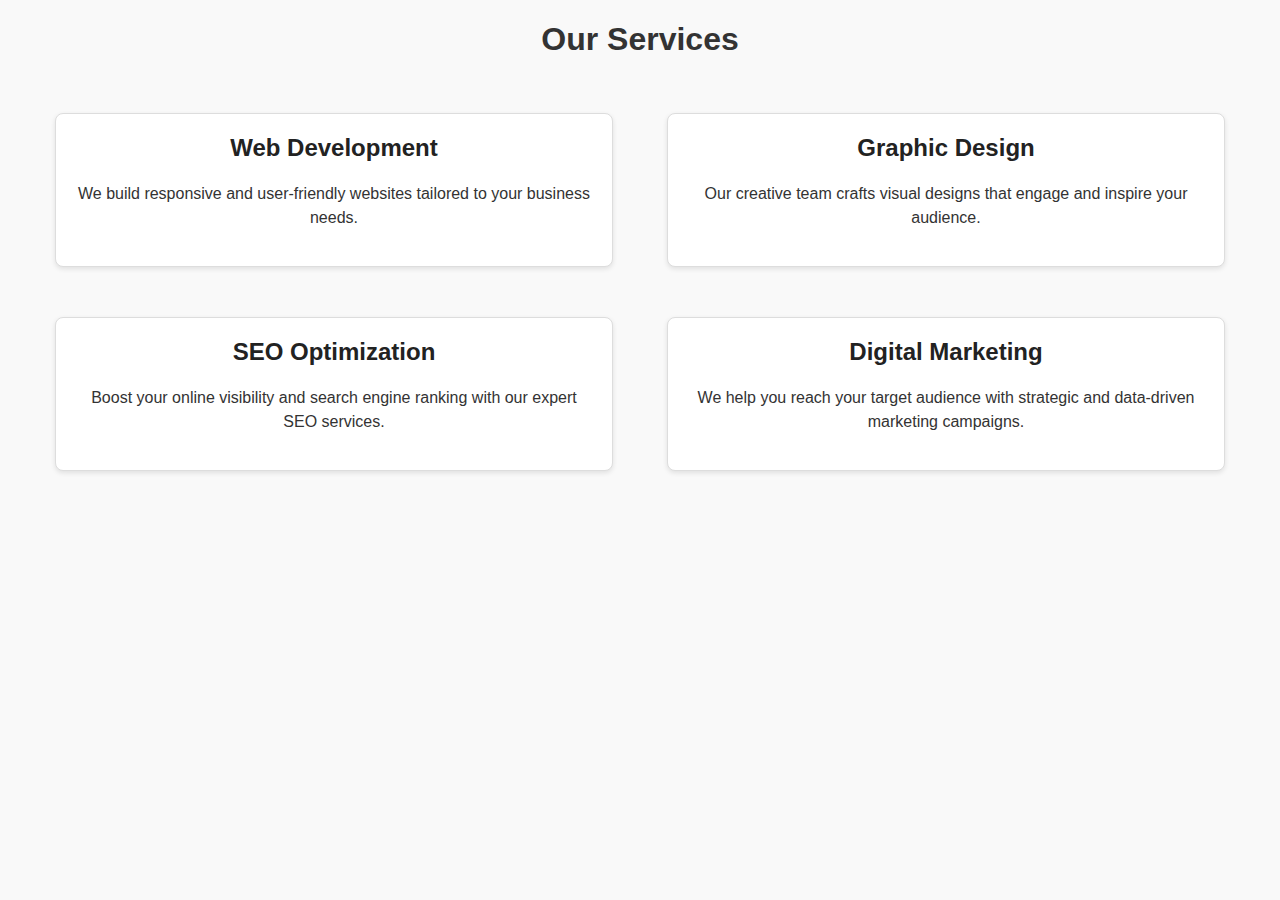
<file: Project 10/index.html>
<!DOCTYPE html>
<html lang="en">
<head>
    <meta charset="UTF-8" />
    <meta name="viewport" content="width=device-width, initial-scale=1.0"/>
    <title>Our Services</title>
    <link rel="stylesheet" href="styles.css" />
</head>
<body>

    <header>
        <h1>Our Services</h1>
    </header>

    <div class="services-container">
        <section class="service-card">
            <h2>Web Development</h2>
            <p>We build responsive and user-friendly websites tailored to your business needs.</p>
        </section>

        <section class="service-card">
            <h2>Graphic Design</h2>
            <p>Our creative team crafts visual designs that engage and inspire your audience.</p>
        </section>

        <section class="service-card">
            <h2>SEO Optimization</h2>
            <p>Boost your online visibility and search engine ranking with our expert SEO services.</p>
        </section>

        <section class="service-card">
            <h2>Digital Marketing</h2>
            <p>We help you reach your target audience with strategic and data-driven marketing campaigns.</p>
        </section>
    </div>

</body>
</html>
</file>
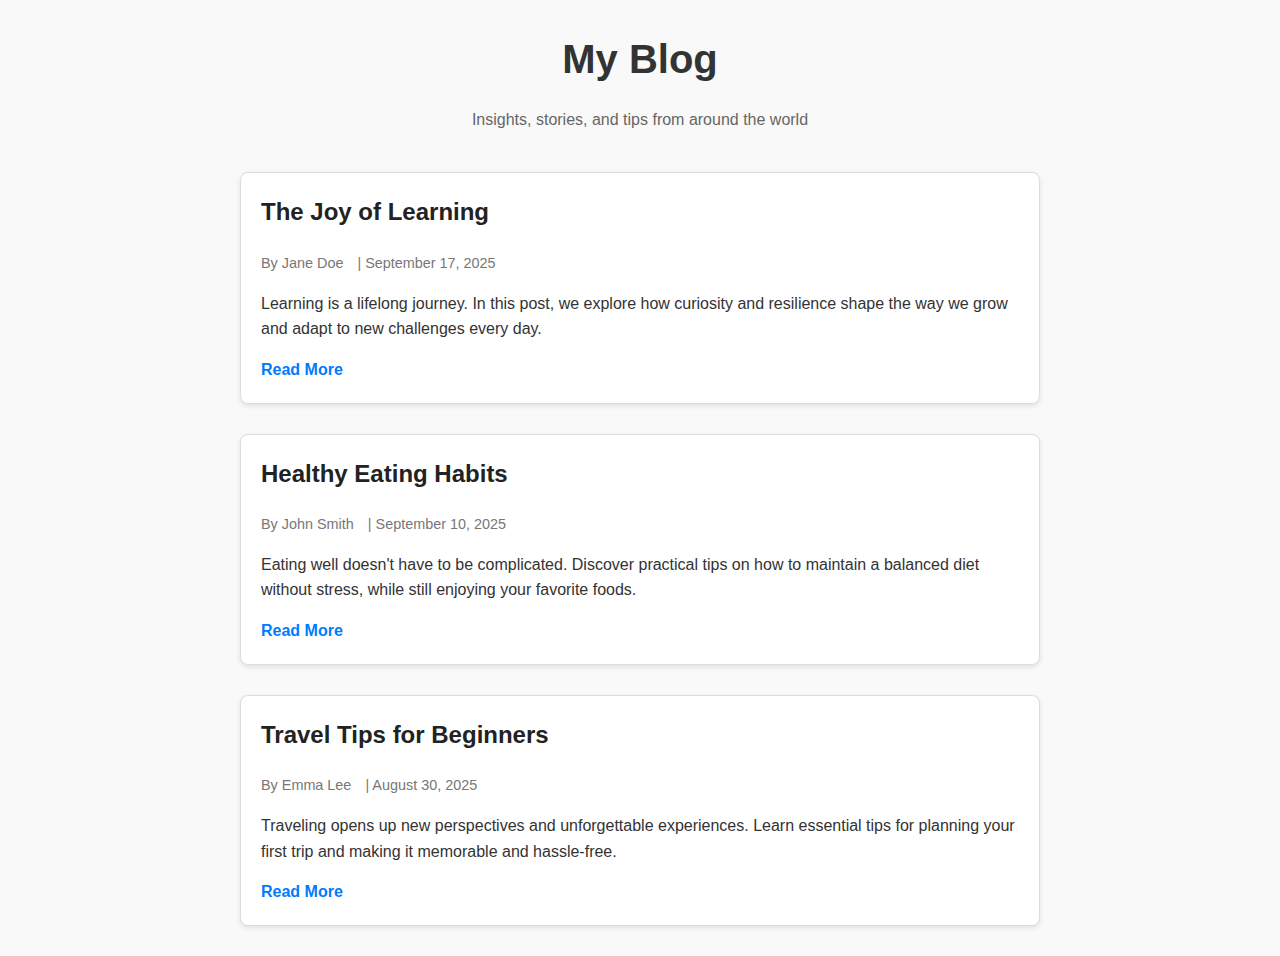
<file: Project 8/index.html>
<!DOCTYPE html>
<html lang="en">
<head>
    <meta charset="UTF-8" />
    <meta name="viewport" content="width=device-width, initial-scale=1.0"/>
    <title>My Blog - Home</title>
    <link rel="stylesheet" href="styles.css" />
</head>
<body>

    <header>
        <h1>My Blog</h1>
        <p>Insights, stories, and tips from around the world</p>
    </header>

    <main>
        <article>
            <h2>The Joy of Learning</h2>
            <div class="meta">
                <span>By Jane Doe</span> | <time datetime="2025-09-17">September 17, 2025</time>
            </div>
            <p>Learning is a lifelong journey. In this post, we explore how curiosity and resilience shape the way we grow and adapt to new challenges every day.</p>
            <a href="#">Read More</a>
        </article>

        <article>
            <h2>Healthy Eating Habits</h2>
            <div class="meta">
                <span>By John Smith</span> | <time datetime="2025-09-10">September 10, 2025</time>
            </div>
            <p>Eating well doesn't have to be complicated. Discover practical tips on how to maintain a balanced diet without stress, while still enjoying your favorite foods.</p>
            <a href="#">Read More</a>
        </article>

        <article>
            <h2>Travel Tips for Beginners</h2>
            <div class="meta">
                <span>By Emma Lee</span> | <time datetime="2025-08-30">August 30, 2025</time>
            </div>
            <p>Traveling opens up new perspectives and unforgettable experiences. Learn essential tips for planning your first trip and making it memorable and hassle-free.</p>
            <a href="#">Read More</a>
        </article>
    </main>

</body>
</html>
</file>
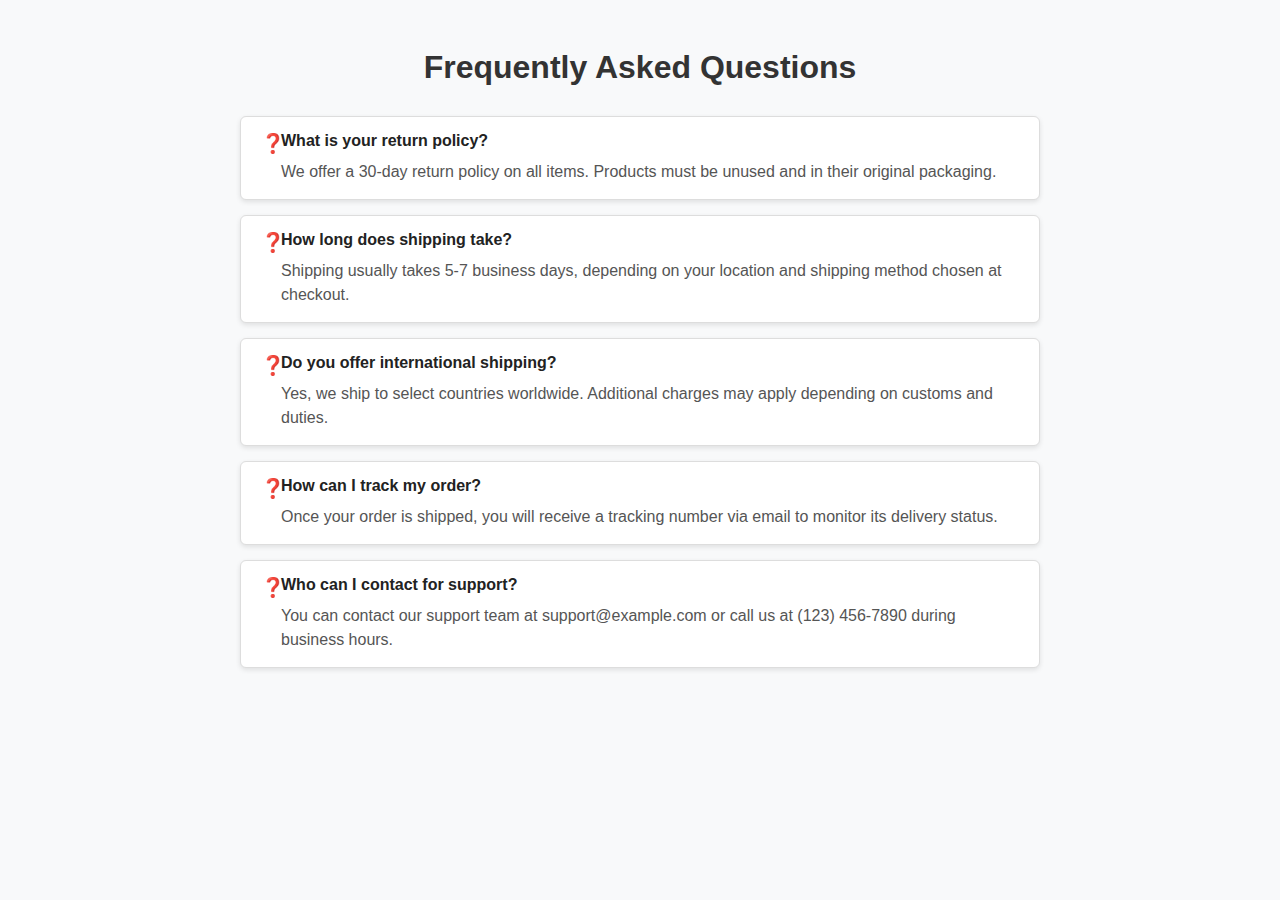
<file: Project 9/index.html>
<!DOCTYPE html>
<html lang="en">
<head>
    <meta charset="UTF-8" />
    <meta name="viewport" content="width=device-width, initial-scale=1.0"/>
    <title>FAQ - Help Center</title>
    <link rel="stylesheet" href="styles.css" />
</head>
<body>

    <h1>Frequently Asked Questions</h1>

    <ul class="faq-list">
        <li>
            <div class="question">What is your return policy?</div>
            <div class="answer">We offer a 30-day return policy on all items. Products must be unused and in their original packaging.</div>
        </li>
        <li>
            <div class="question">How long does shipping take?</div>
            <div class="answer">Shipping usually takes 5-7 business days, depending on your location and shipping method chosen at checkout.</div>
        </li>
        <li>
            <div class="question">Do you offer international shipping?</div>
            <div class="answer">Yes, we ship to select countries worldwide. Additional charges may apply depending on customs and duties.</div>
        </li>
        <li>
            <div class="question">How can I track my order?</div>
            <div class="answer">Once your order is shipped, you will receive a tracking number via email to monitor its delivery status.</div>
        </li>
        <li>
            <div class="question">Who can I contact for support?</div>
            <div class="answer">You can contact our support team at support@example.com or call us at (123) 456-7890 during business hours.</div>
        </li>
    </ul>

</body>
</html>
</file>
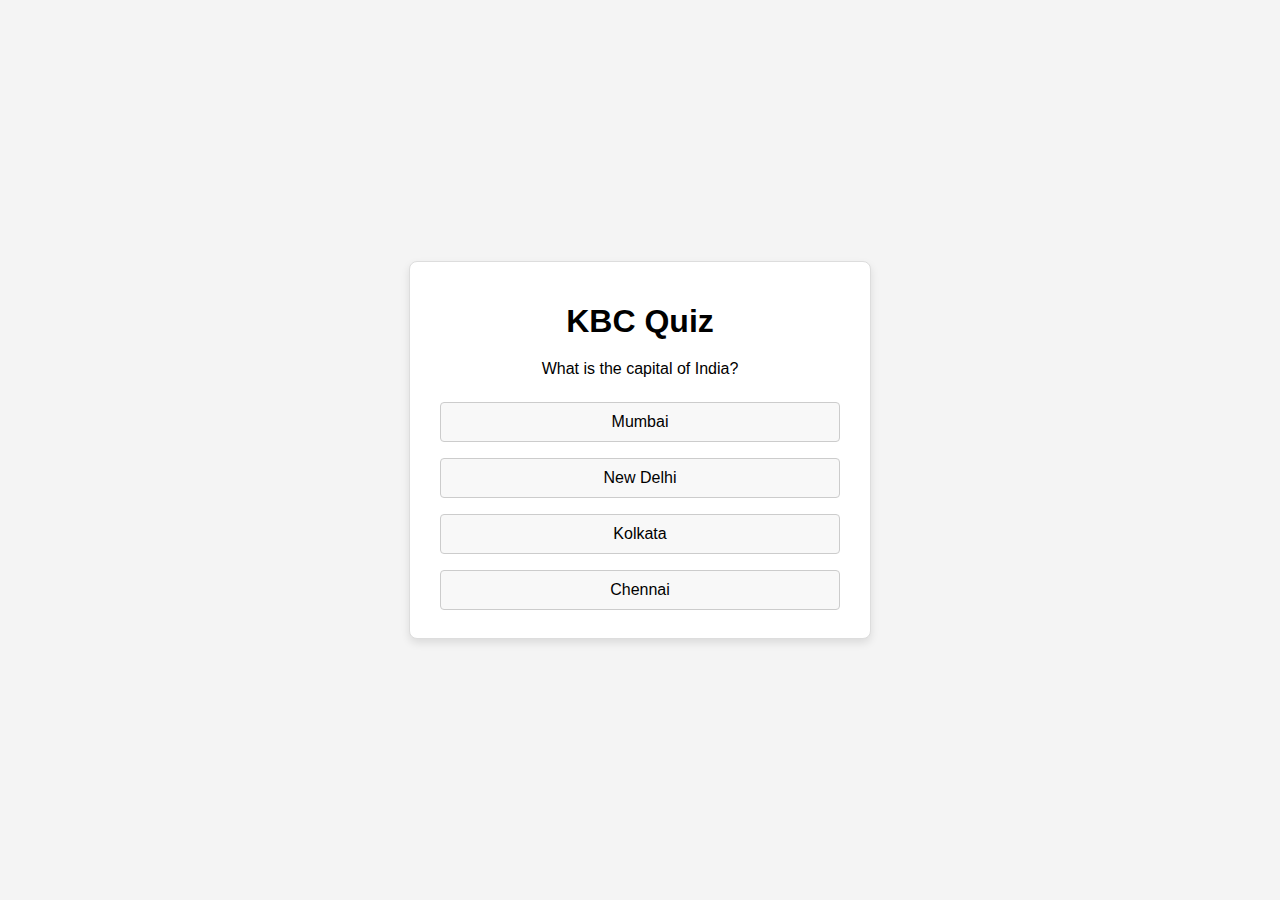
<file: QuizApp/index.html>
<!DOCTYPE html>
<html lang="en">
<head>
    <meta charset="UTF-8" />
    <meta name="viewport" content="width=device-width, initial-scale=1.0"/>
    <title>KBC Quiz App</title>
    <link rel="stylesheet" href="styles.css" />
</head>
<body>

    <div class="quiz-container">
        <h1>KBC Quiz</h1>
        <div id="question-container">
            <p id="question-text">Question will appear here</p>
            <div id="options-container">
                <!-- Options will be inserted here -->
            </div>
            <button id="next-btn" style="display: none;">Next</button>
        </div>
        <div id="score-container" style="display: none;">
            <h2>Your Score</h2>
            <p id="score-text"></p>
            <button onclick="restartQuiz()">Play Again</button>
        </div>
    </div>

    <script src="script.js"></script>

</body>
</html>
</file>
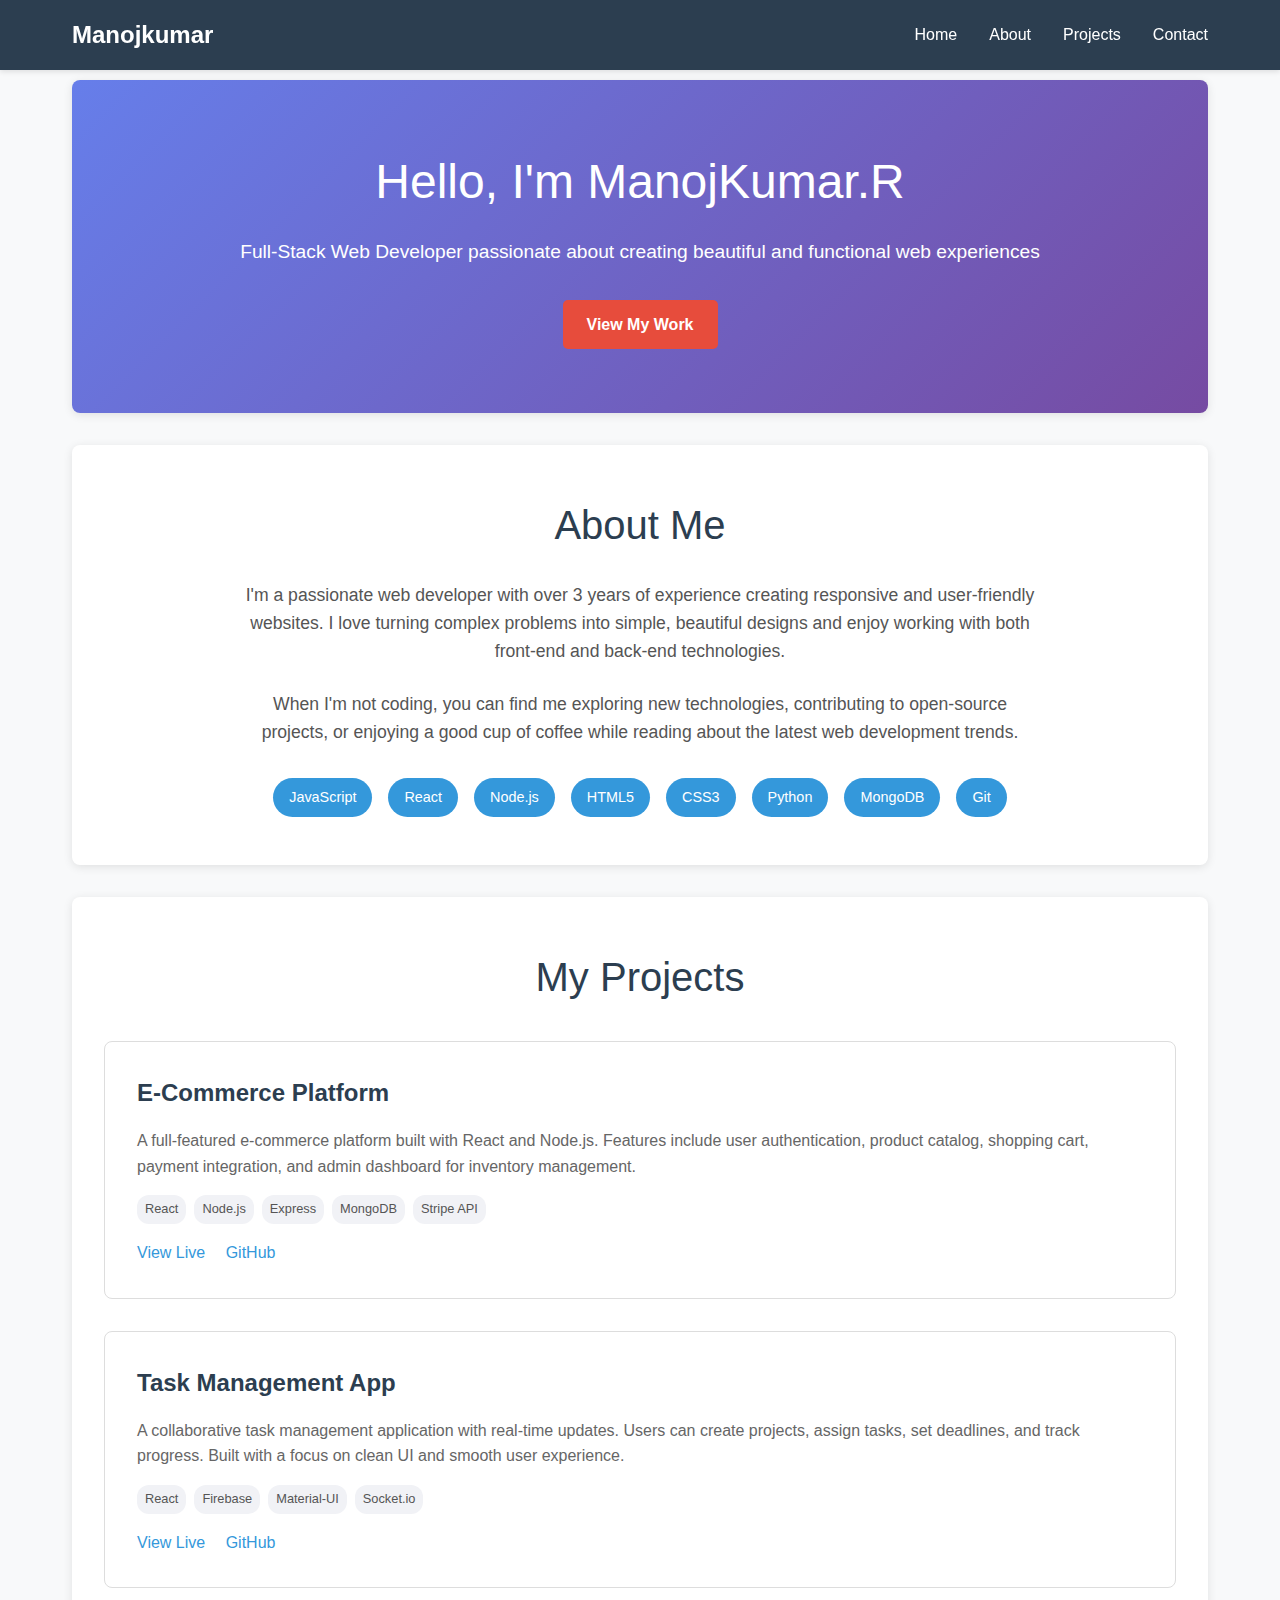
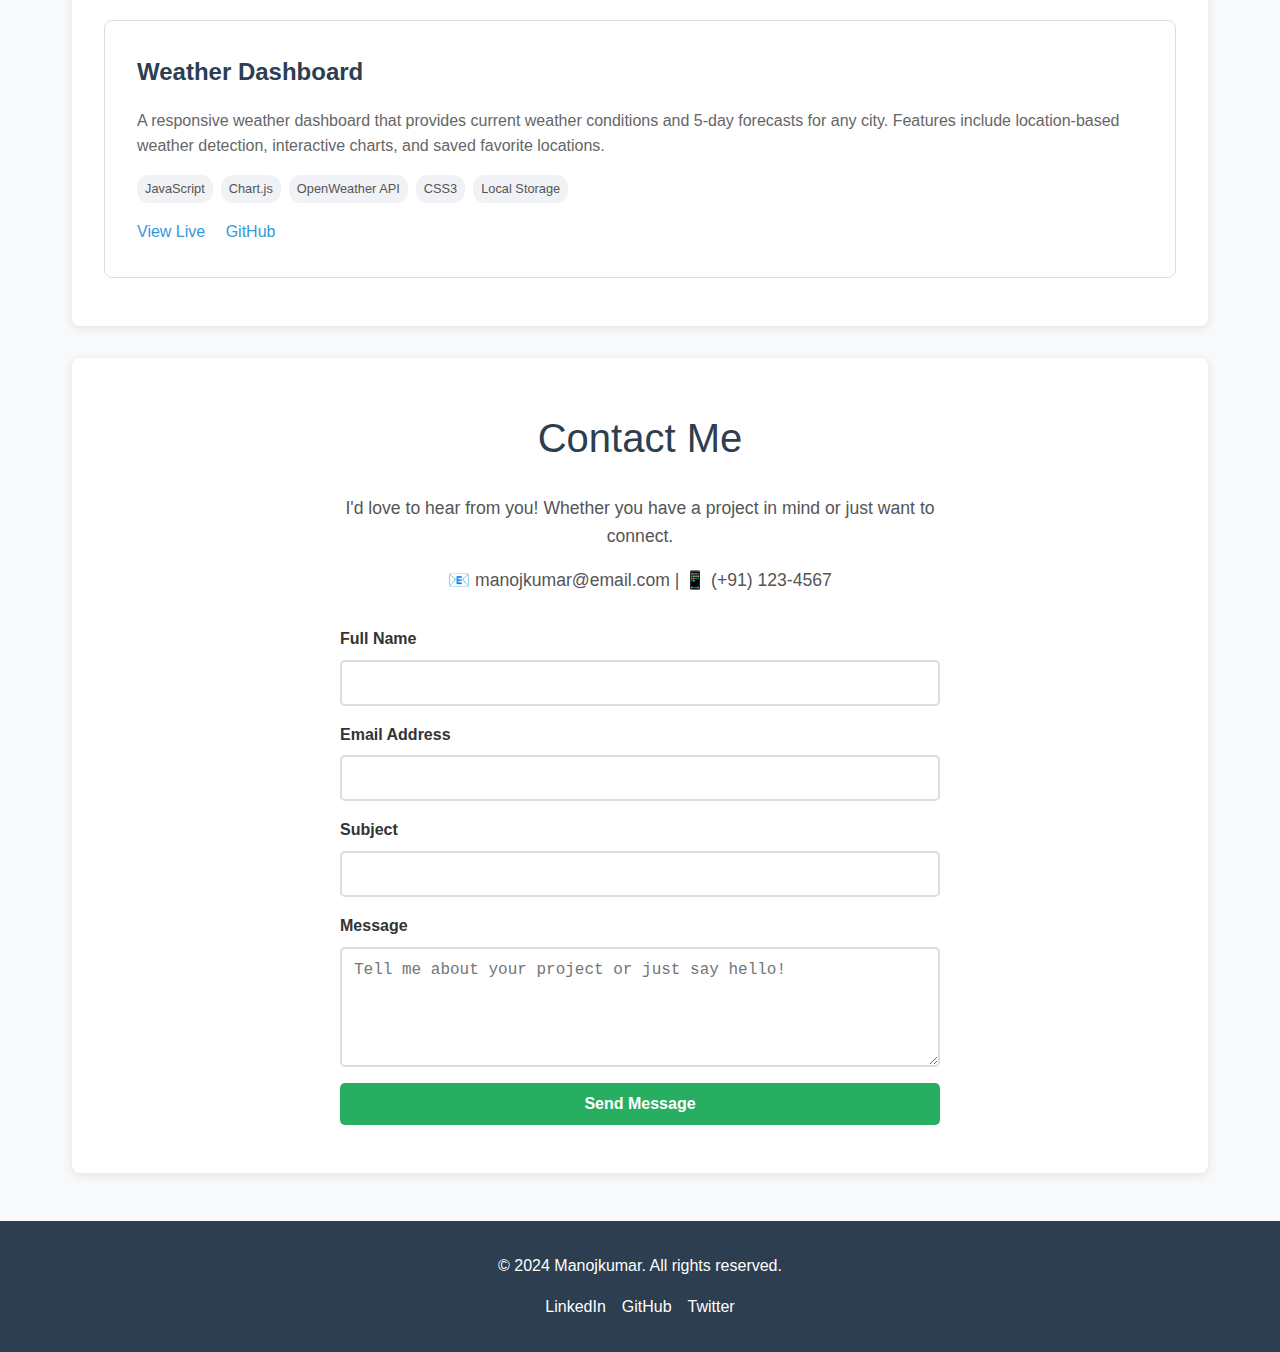
<file: Project 1/portfolio.html>
<!DOCTYPE html>
<html lang="en">
<head>
    <meta charset="UTF-8">
    <meta name="viewport" content="width=device-width, initial-scale=1.0">
    <title>ManojKumar - Web Developer Portfolio</title>
    <style>
        /* Reset and base styles */
        * {
            margin: 0;
            padding: 0;
            box-sizing: border-box;
        }

        body {
            font-family: 'Arial', sans-serif;
            line-height: 1.6;
            color: #333;
            background-color: #f8f9fa;
        }

        /* Header styles */
        header {
            background-color: #2c3e50;
            color: white;
            padding: 1rem 0;
            position: fixed;
            width: 100%;
            top: 0;
            z-index: 1000;
            box-shadow: 0 2px 5px rgba(0,0,0,0.1);
        }

        nav {
            max-width: 1200px;
            margin: 0 auto;
            padding: 0 2rem;
            display: flex;
            justify-content: space-between;
            align-items: center;
        }

        .logo {
            font-size: 1.5rem;
            font-weight: bold;
        }

        .nav-links {
            list-style: none;
            display: flex;
            gap: 2rem;
        }

        .nav-links a {
            color: white;
            text-decoration: none;
            font-weight: 500;
            transition: color 0.3s ease;
        }

        .nav-links a:hover {
            color: #3498db;
        }

        /* Main content styles */
        main {
            margin-top: 80px;
            max-width: 1200px;
            margin-left: auto;
            margin-right: auto;
            padding: 0 2rem;
        }

        /* Hero section */
        .hero {
            background: linear-gradient(135deg, #667eea 0%, #764ba2 100%);
            color: white;
            text-align: center;
            padding: 4rem 2rem;
            margin: 2rem 0;
            border-radius: 8px;
        }

        .hero h1 {
            font-size: 3rem;
            margin-bottom: 1rem;
            font-weight: 300;
        }

        .hero p {
            font-size: 1.2rem;
            margin-bottom: 2rem;
        }

        .cta-button {
            display: inline-block;
            background-color: #e74c3c;
            color: white;
            padding: 12px 24px;
            text-decoration: none;
            border-radius: 5px;
            font-weight: bold;
            transition: background-color 0.3s ease;
        }

        .cta-button:hover {
            background-color: #c0392b;
        }

        /* Section styles */
        section {
            background-color: white;
            margin: 2rem 0;
            padding: 3rem 2rem;
            border-radius: 8px;
            box-shadow: 0 2px 10px rgba(0,0,0,0.1);
        }

        section h2 {
            font-size: 2.5rem;
            margin-bottom: 1.5rem;
            text-align: center;
            color: #2c3e50;
            font-weight: 300;
        }

        /* About section */
        .about-content {
            max-width: 800px;
            margin: 0 auto;
            text-align: center;
        }

        .about-content p {
            font-size: 1.1rem;
            margin-bottom: 1.5rem;
            color: #555;
        }

        .skills {
            display: flex;
            justify-content: center;
            flex-wrap: wrap;
            gap: 1rem;
            margin-top: 2rem;
        }

        .skill-tag {
            background-color: #3498db;
            color: white;
            padding: 8px 16px;
            border-radius: 20px;
            font-size: 0.9rem;
            font-weight: 500;
        }

        /* Projects section */
        .projects-grid {
            display: flex;
            flex-direction: column;
            gap: 2rem;
            margin-top: 2rem;
        }

        .project {
            border: 1px solid #ddd;
            border-radius: 8px;
            padding: 2rem;
            transition: transform 0.3s ease, box-shadow 0.3s ease;
        }

        .project:hover {
            transform: translateY(-5px);
            box-shadow: 0 5px 20px rgba(0,0,0,0.1);
        }

        .project h3 {
            font-size: 1.5rem;
            margin-bottom: 1rem;
            color: #2c3e50;
        }

        .project p {
            color: #666;
            margin-bottom: 1rem;
        }

        .project-tech {
            display: flex;
            flex-wrap: wrap;
            gap: 0.5rem;
            margin-bottom: 1rem;
        }

        .tech-tag {
            background-color: #f1f2f6;
            color: #555;
            padding: 4px 8px;
            border-radius: 12px;
            font-size: 0.8rem;
        }

        .project-links a {
            display: inline-block;
            margin-right: 1rem;
            color: #3498db;
            text-decoration: none;
            font-weight: 500;
        }

        .project-links a:hover {
            text-decoration: underline;
        }

        /* Contact section */
        .contact-content {
            max-width: 600px;
            margin: 0 auto;
        }

        .contact-info {
            text-align: center;
            margin-bottom: 2rem;
        }

        .contact-info p {
            font-size: 1.1rem;
            color: #555;
            margin-bottom: 1rem;
        }

        .contact-form {
            display: flex;
            flex-direction: column;
            gap: 1rem;
        }

        .form-group {
            display: flex;
            flex-direction: column;
        }

        .form-group label {
            font-weight: bold;
            margin-bottom: 0.5rem;
            color: #333;
        }

        .form-group input,
        .form-group textarea {
            padding: 12px;
            border: 2px solid #ddd;
            border-radius: 5px;
            font-size: 1rem;
            transition: border-color 0.3s ease;
        }

        .form-group input:focus,
        .form-group textarea:focus {
            outline: none;
            border-color: #3498db;
        }

        .form-group textarea {
            resize: vertical;
            min-height: 120px;
        }

        .submit-btn {
            background-color: #27ae60;
            color: white;
            padding: 12px 24px;
            border: none;
            border-radius: 5px;
            font-size: 1rem;
            font-weight: bold;
            cursor: pointer;
            transition: background-color 0.3s ease;
        }

        .submit-btn:hover {
            background-color: #229954;
        }

        /* Footer styles */
        footer {
            background-color: #2c3e50;
            color: white;
            text-align: center;
            padding: 2rem;
            margin-top: 3rem;
        }

        footer p {
            margin-bottom: 1rem;
        }

        .social-links {
            display: flex;
            justify-content: center;
            gap: 1rem;
        }

        .social-links a {
            color: white;
            text-decoration: none;
            font-weight: 500;
            transition: color 0.3s ease;
        }

        .social-links a:hover {
            color: #3498db;
        }

        /* Responsive design */
        @media (max-width: 768px) {
            .nav-links {
                flex-direction: column;
                gap: 1rem;
            }

            .hero h1 {
                font-size: 2rem;
            }

            .hero p {
                font-size: 1rem;
            }

            section {
                padding: 2rem 1rem;
            }

            section h2 {
                font-size: 2rem;
            }

            .skills {
                justify-content: center;
            }
        }
    </style>
</head>
<body>
    <header>
        <nav>
            <div class="logo">Manojkumar</div>
            <ul class="nav-links">
                <li><a href="#home">Home</a></li>
                <li><a href="#about">About</a></li>
                <li><a href="#projects">Projects</a></li>
                <li><a href="#contact">Contact</a></li>
            </ul>
        </nav>
    </header>

    <main>
        <section id="home" class="hero">
            <h1>Hello, I'm ManojKumar.R</h1>
            <p>Full-Stack Web Developer passionate about creating beautiful and functional web experiences</p>
            <a href="#projects" class="cta-button">View My Work</a>
        </section>

        <section id="about">
            <h2>About Me</h2>
            <div class="about-content">
                <p>
                    I'm a passionate web developer with over 3 years of experience creating responsive and user-friendly websites. 
                    I love turning complex problems into simple, beautiful designs and enjoy working with both front-end and back-end technologies.
                </p>
                <p>
                    When I'm not coding, you can find me exploring new technologies, contributing to open-source projects, 
                    or enjoying a good cup of coffee while reading about the latest web development trends.
                </p>
                <div class="skills">
                    <span class="skill-tag">JavaScript</span>
                    <span class="skill-tag">React</span>
                    <span class="skill-tag">Node.js</span>
                    <span class="skill-tag">HTML5</span>
                    <span class="skill-tag">CSS3</span>
                    <span class="skill-tag">Python</span>
                    <span class="skill-tag">MongoDB</span>
                    <span class="skill-tag">Git</span>
                </div>
            </div>
        </section>

        <section id="projects">
            <h2>My Projects</h2>
            <div class="projects-grid">
                <article class="project">
                    <h3>E-Commerce Platform</h3>
                    <p>
                        A full-featured e-commerce platform built with React and Node.js. Features include user authentication, 
                        product catalog, shopping cart, payment integration, and admin dashboard for inventory management.
                    </p>
                    <div class="project-tech">
                        <span class="tech-tag">React</span>
                        <span class="tech-tag">Node.js</span>
                        <span class="tech-tag">Express</span>
                        <span class="tech-tag">MongoDB</span>
                        <span class="tech-tag">Stripe API</span>
                    </div>
                    <div class="project-links">
                        <a href="#">View Live</a>
                        <a href="#">GitHub</a>
                    </div>
                </article>

                <article class="project">
                    <h3>Task Management App</h3>
                    <p>
                        A collaborative task management application with real-time updates. Users can create projects, 
                        assign tasks, set deadlines, and track progress. Built with a focus on clean UI and smooth user experience.
                    </p>
                    <div class="project-tech">
                        <span class="tech-tag">React</span>
                        <span class="tech-tag">Firebase</span>
                        <span class="tech-tag">Material-UI</span>
                        <span class="tech-tag">Socket.io</span>
                    </div>
                    <div class="project-links">
                        <a href="#">View Live</a>
                        <a href="#">GitHub</a>
                    </div>
                </article>

                <article class="project">
                    <h3>Weather Dashboard</h3>
                    <p>
                        A responsive weather dashboard that provides current weather conditions and 5-day forecasts for any city. 
                        Features include location-based weather detection, interactive charts, and saved favorite locations.
                    </p>
                    <div class="project-tech">
                        <span class="tech-tag">JavaScript</span>
                        <span class="tech-tag">Chart.js</span>
                        <span class="tech-tag">OpenWeather API</span>
                        <span class="tech-tag">CSS3</span>
                        <span class="tech-tag">Local Storage</span>
                    </div>
                    <div class="project-links">
                        <a href="#">View Live</a>
                        <a href="#">GitHub</a>
                    </div>
                </article>
            </div>
        </section>

        <section id="contact">
            <h2>Contact Me</h2>
            <div class="contact-content">
                <div class="contact-info">
                    <p>I'd love to hear from you! Whether you have a project in mind or just want to connect.</p>
                    <p>📧 manojkumar@email.com | 📱 (+91) 123-4567</p>
                </div>
                <form class="contact-form" action="#" method="POST">
                    <div class="form-group">
                        <label for="name">Full Name</label>
                        <input type="text" id="name" name="name" required>
                    </div>
                    <div class="form-group">
                        <label for="email">Email Address</label>
                        <input type="email" id="email" name="email" required>
                    </div>
                    <div class="form-group">
                        <label for="subject">Subject</label>
                        <input type="text" id="subject" name="subject" required>
                    </div>
                    <div class="form-group">
                        <label for="message">Message</label>
                        <textarea id="message" name="message" placeholder="Tell me about your project or just say hello!" required></textarea>
                    </div>
                    <button type="submit" class="submit-btn">Send Message</button>
                </form>
            </div>
        </section>
    </main>

    <footer>
        <p>&copy; 2024 Manojkumar. All rights reserved.</p>
        <div class="social-links">
            <a href="#">LinkedIn</a>
            <a href="#">GitHub</a>
            <a href="#">Twitter</a>
        </div>
    </footer>
</body>
</html>
</file>
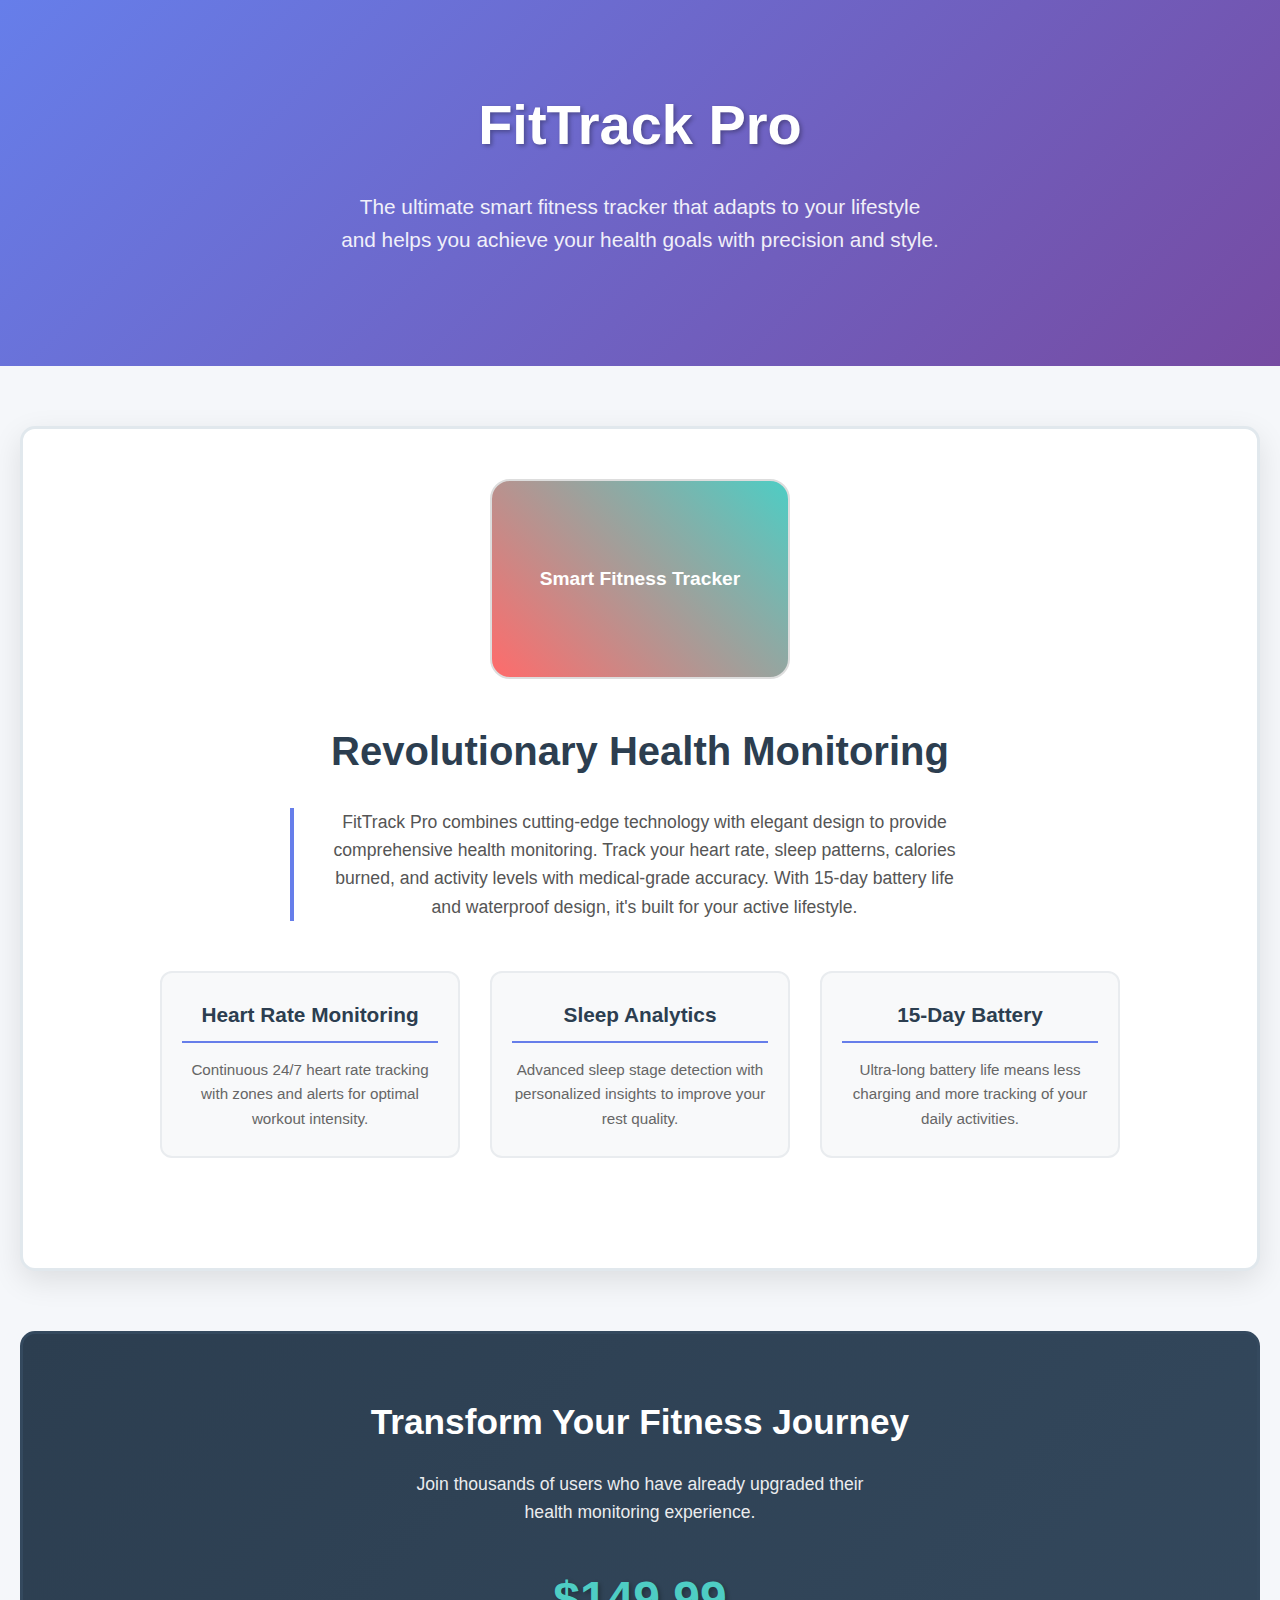
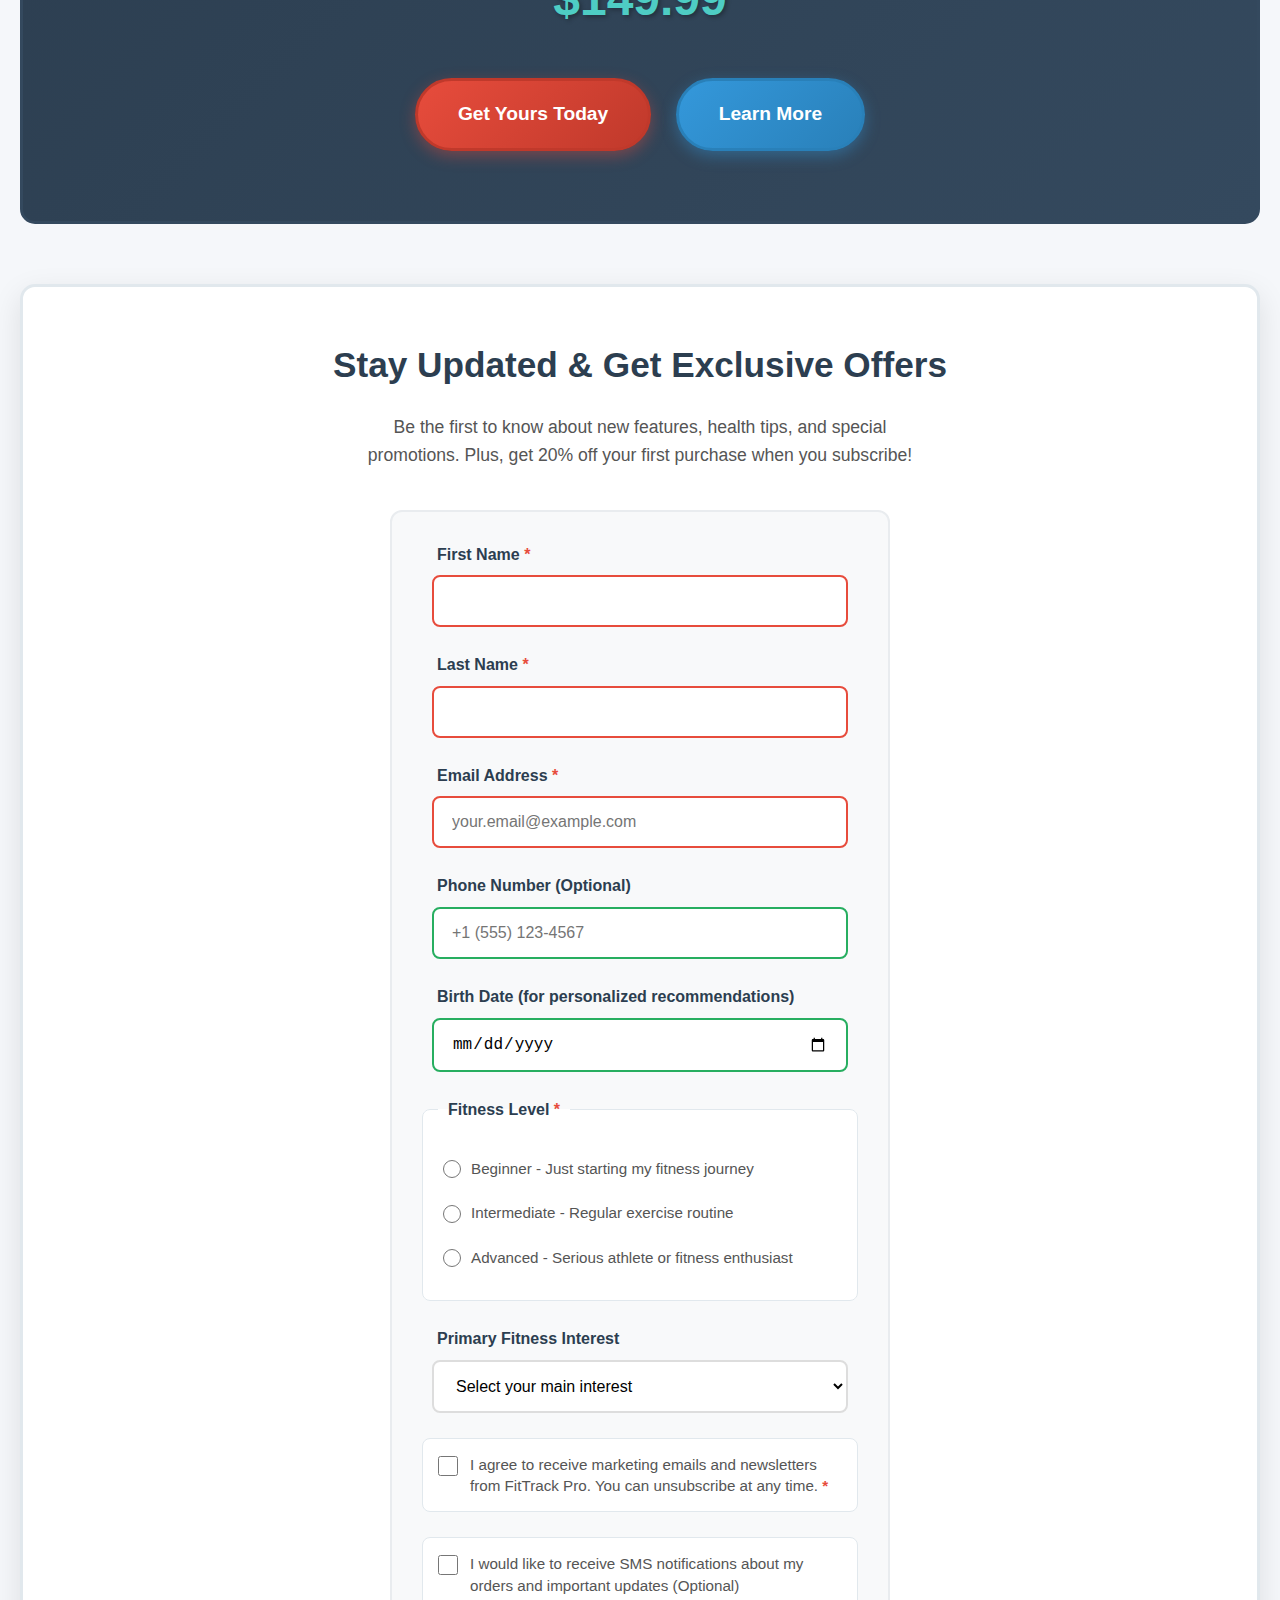
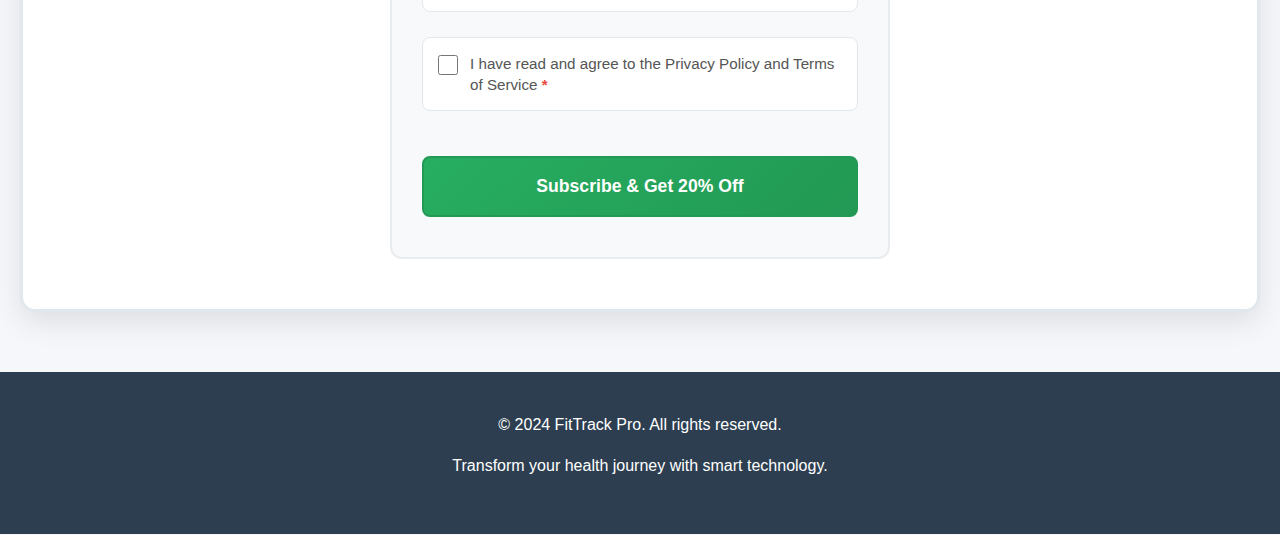
<file: Project 2/LandingPage.html>
<!DOCTYPE html>
<html lang="en">
<head>
    <meta charset="UTF-8">
    <meta name="viewport" content="width=device-width, initial-scale=1.0">
    <title>FitTrack Pro - Smart Fitness Tracker</title>
    <style>
        /* Reset and base styles */
        * {
            margin: 0;
            padding: 0;
            box-sizing: border-box;
        }

        body {
            font-family: 'Segoe UI', Tahoma, Geneva, Verdana, sans-serif;
            line-height: 1.6;
            color: #333;
            background-color: #f5f7fa;
        }

        /* Container for consistent spacing */
        .container {
            max-width: 1200px;
            margin: 0 auto;
            padding: 0 20px;
        }

        /* Header section */
        .header {
            background: linear-gradient(135deg, #667eea 0%, #764ba2 100%);
            color: white;
            text-align: center;
            padding: 80px 0;
            margin-bottom: 60px;
        }

        .hero-title {
            font-size: 3.5rem;
            font-weight: 700;
            margin-bottom: 20px;
            text-shadow: 2px 2px 4px rgba(0,0,0,0.3);
        }

        .hero-subtitle {
            font-size: 1.3rem;
            margin-bottom: 30px;
            opacity: 0.9;
            max-width: 600px;
            margin-left: auto;
            margin-right: auto;
        }

        /* Product showcase section */
        .product-showcase {
            background: white;
            border-radius: 15px;
            box-shadow: 0 10px 30px rgba(0,0,0,0.1);
            margin: 0 20px 60px 20px;
            padding: 50px 40px;
            border: 3px solid #e1e8ed;
        }

        .product-image {
            width: 300px;
            height: 200px;
            background: linear-gradient(45deg, #ff6b6b, #4ecdc4);
            border-radius: 20px;
            margin: 0 auto 40px auto;
            display: flex;
            align-items: center;
            justify-content: center;
            font-size: 1.2rem;
            color: white;
            font-weight: bold;
            border: 2px solid #ddd;
        }

        .product-title {
            font-size: 2.5rem;
            color: #2c3e50;
            text-align: center;
            margin-bottom: 25px;
            padding: 0 15px;
        }

        .product-description {
            font-size: 1.1rem;
            color: #555;
            text-align: center;
            max-width: 700px;
            margin: 0 auto 40px auto;
            padding: 0 20px;
            border-left: 4px solid #667eea;
            padding-left: 25px;
        }

        /* Features section */
        .features {
            display: flex;
            flex-wrap: wrap;
            justify-content: center;
            gap: 30px;
            margin-bottom: 50px;
            padding: 0 20px;
        }

        .feature {
            background: #f8f9fa;
            padding: 25px 20px;
            border-radius: 12px;
            text-align: center;
            flex: 1;
            min-width: 250px;
            max-width: 300px;
            border: 2px solid #e9ecef;
            margin: 10px 0;
        }

        .feature h3 {
            color: #2c3e50;
            margin-bottom: 15px;
            font-size: 1.3rem;
            padding-bottom: 10px;
            border-bottom: 2px solid #667eea;
        }

        .feature p {
            color: #666;
            font-size: 0.95rem;
        }

        /* CTA Section */
        .cta-section {
            background: linear-gradient(135deg, #2c3e50 0%, #34495e 100%);
            color: white;
            text-align: center;
            padding: 60px 40px;
            margin: 0 20px 60px 20px;
            border-radius: 15px;
            border: 3px solid #34495e;
        }

        .cta-title {
            font-size: 2.2rem;
            margin-bottom: 20px;
            padding: 0 15px;
        }

        .cta-subtitle {
            font-size: 1.1rem;
            margin-bottom: 35px;
            opacity: 0.9;
            max-width: 500px;
            margin-left: auto;
            margin-right: auto;
            padding: 0 20px;
        }

        .price {
            font-size: 3rem;
            font-weight: bold;
            color: #4ecdc4;
            margin-bottom: 30px;
            text-shadow: 2px 2px 4px rgba(0,0,0,0.3);
        }

        .cta-button {
            display: inline-block;
            background: linear-gradient(135deg, #e74c3c 0%, #c0392b 100%);
            color: white;
            padding: 18px 40px;
            font-size: 1.2rem;
            font-weight: bold;
            text-decoration: none;
            border-radius: 50px;
            transition: all 0.3s ease;
            border: 3px solid #c0392b;
            margin: 10px;
            box-shadow: 0 5px 15px rgba(231, 76, 60, 0.4);
        }

        .cta-button:hover {
            transform: translateY(-3px);
            box-shadow: 0 8px 25px rgba(231, 76, 60, 0.6);
            background: linear-gradient(135deg, #c0392b 0%, #a93226 100%);
        }

        /* Newsletter section */
        .newsletter-section {
            background: white;
            padding: 50px 40px;
            margin: 0 20px 60px 20px;
            border-radius: 15px;
            box-shadow: 0 10px 30px rgba(0,0,0,0.1);
            border: 3px solid #e1e8ed;
        }

        .newsletter-title {
            font-size: 2.2rem;
            color: #2c3e50;
            text-align: center;
            margin-bottom: 20px;
            padding: 0 15px;
        }

        .newsletter-subtitle {
            font-size: 1.1rem;
            color: #555;
            text-align: center;
            margin-bottom: 40px;
            max-width: 600px;
            margin-left: auto;
            margin-right: auto;
            padding: 0 20px;
        }

        /* Form styles with Box Model demonstration */
        .newsletter-form {
            max-width: 500px;
            margin: 0 auto;
            padding: 30px;
            background: #f8f9fa;
            border-radius: 12px;
            border: 2px solid #e9ecef;
        }

        .form-group {
            margin-bottom: 25px;
            padding: 0 10px;
        }

        .form-group label {
            display: block;
            font-weight: 600;
            color: #2c3e50;
            margin-bottom: 8px;
            padding: 0 5px;
            font-size: 1rem;
        }

        .form-group input,
        .form-group select {
            width: 100%;
            padding: 15px 18px;
            border: 2px solid #ddd;
            border-radius: 8px;
            font-size: 1rem;
            background: white;
            transition: all 0.3s ease;
            margin: 0;
        }

        .form-group input:focus,
        .form-group select:focus {
            outline: none;
            border-color: #667eea;
            box-shadow: 0 0 10px rgba(102, 126, 234, 0.3);
            background: #fafbfc;
        }

        /* Checkbox styling with Box Model */
        .checkbox-group {
            display: flex;
            align-items: flex-start;
            gap: 12px;
            margin-bottom: 25px;
            padding: 15px;
            background: white;
            border-radius: 8px;
            border: 1px solid #e1e8ed;
        }

        .checkbox-group input[type="checkbox"] {
            width: 20px;
            height: 20px;
            margin: 0;
            padding: 0;
            flex-shrink: 0;
            margin-top: 2px;
        }

        .checkbox-group label {
            font-size: 0.95rem;
            color: #555;
            cursor: pointer;
            margin: 0;
            padding: 0;
            line-height: 1.4;
        }

        /* Radio button group */
        .radio-group {
            margin-bottom: 25px;
            padding: 15px;
            background: white;
            border-radius: 8px;
            border: 1px solid #e1e8ed;
        }

        .radio-group legend {
            font-weight: 600;
            color: #2c3e50;
            padding: 0 10px;
            margin-bottom: 15px;
        }

        .radio-option {
            display: flex;
            align-items: center;
            margin-bottom: 10px;
            padding: 5px;
        }

        .radio-option input[type="radio"] {
            width: 18px;
            height: 18px;
            margin-right: 10px;
            margin: 0 10px 0 0;
            padding: 0;
        }

        .radio-option label {
            font-size: 0.95rem;
            color: #555;
            cursor: pointer;
            margin: 0;
            padding: 0;
        }

        /* Submit button */
        .submit-button {
            width: 100%;
            background: linear-gradient(135deg, #27ae60 0%, #229954 100%);
            color: white;
            padding: 18px 30px;
            border: none;
            border-radius: 8px;
            font-size: 1.1rem;
            font-weight: bold;
            cursor: pointer;
            transition: all 0.3s ease;
            margin: 20px 0 10px 0;
            border: 2px solid #229954;
        }

        .submit-button:hover {
            background: linear-gradient(135deg, #229954 0%, #1e8449 100%);
            transform: translateY(-2px);
            box-shadow: 0 5px 15px rgba(39, 174, 96, 0.4);
        }

        .submit-button:active {
            transform: translateY(0);
        }

        /* Form validation styles */
        .form-group input:invalid {
            border-color: #e74c3c;
        }

        .form-group input:valid {
            border-color: #27ae60;
        }

        /* Required field indicator */
        .required {
            color: #e74c3c;
            font-weight: bold;
        }

        /* Footer */
        .footer {
            background: #2c3e50;
            color: white;
            text-align: center;
            padding: 40px 20px;
            margin-top: 60px;
        }

        .footer p {
            margin-bottom: 15px;
        }

        /* Responsive design */
        @media (max-width: 768px) {
            .hero-title {
                font-size: 2.5rem;
                padding: 0 20px;
            }

            .hero-subtitle {
                font-size: 1.1rem;
                padding: 0 30px;
            }

            .product-showcase,
            .cta-section,
            .newsletter-section {
                margin: 0 10px 40px 10px;
                padding: 30px 20px;
            }

            .features {
                flex-direction: column;
                align-items: center;
                padding: 0 10px;
            }

            .feature {
                max-width: 100%;
            }

            .newsletter-form {
                padding: 20px 15px;
            }

            .form-group {
                padding: 0 5px;
            }
        }

        @media (max-width: 480px) {
            .hero-title {
                font-size: 2rem;
            }

            .product-title,
            .cta-title,
            .newsletter-title {
                font-size: 1.8rem;
            }

            .price {
                font-size: 2.2rem;
            }

            .cta-button {
                padding: 15px 30px;
                font-size: 1.1rem;
            }
        }
    </style>
</head>
<body>
    <header class="header">
        <div class="container">
            <h1 class="hero-title">FitTrack Pro</h1>
            <p class="hero-subtitle">The ultimate smart fitness tracker that adapts to your lifestyle and helps you achieve your health goals with precision and style.</p>
        </div>
    </header>

    <main>
        <section class="product-showcase">
            <div class="container">
                <div class="product-image">Smart Fitness Tracker</div>
                <h2 class="product-title">Revolutionary Health Monitoring</h2>
                <p class="product-description">
                    FitTrack Pro combines cutting-edge technology with elegant design to provide comprehensive health monitoring. 
                    Track your heart rate, sleep patterns, calories burned, and activity levels with medical-grade accuracy. 
                    With 15-day battery life and waterproof design, it's built for your active lifestyle.
                </p>

                <div class="features">
                    <div class="feature">
                        <h3>Heart Rate Monitoring</h3>
                        <p>Continuous 24/7 heart rate tracking with zones and alerts for optimal workout intensity.</p>
                    </div>
                    <div class="feature">
                        <h3>Sleep Analytics</h3>
                        <p>Advanced sleep stage detection with personalized insights to improve your rest quality.</p>
                    </div>
                    <div class="feature">
                        <h3>15-Day Battery</h3>
                        <p>Ultra-long battery life means less charging and more tracking of your daily activities.</p>
                    </div>
                </div>
            </div>
        </section>

        <section class="cta-section">
            <div class="container">
                <h2 class="cta-title">Transform Your Fitness Journey</h2>
                <p class="cta-subtitle">Join thousands of users who have already upgraded their health monitoring experience.</p>
                <div class="price">$149.99</div>
                <a href="#newsletter" class="cta-button">Get Yours Today</a>
                <a href="#newsletter" class="cta-button" style="background: linear-gradient(135deg, #3498db 0%, #2980b9 100%); border-color: #2980b9; box-shadow: 0 5px 15px rgba(52, 152, 219, 0.4);">Learn More</a>
            </div>
        </section>

        <section id="newsletter" class="newsletter-section">
            <div class="container">
                <h2 class="newsletter-title">Stay Updated & Get Exclusive Offers</h2>
                <p class="newsletter-subtitle">
                    Be the first to know about new features, health tips, and special promotions. 
                    Plus, get 20% off your first purchase when you subscribe!
                </p>

                <form class="newsletter-form" action="#" method="POST" novalidate>
                    <div class="form-group">
                        <label for="firstName">First Name <span class="required">*</span></label>
                        <input type="text" id="firstName" name="firstName" required 
                               aria-describedby="firstName-help" autocomplete="given-name">
                    </div>

                    <div class="form-group">
                        <label for="lastName">Last Name <span class="required">*</span></label>
                        <input type="text" id="lastName" name="lastName" required 
                               aria-describedby="lastName-help" autocomplete="family-name">
                    </div>

                    <div class="form-group">
                        <label for="email">Email Address <span class="required">*</span></label>
                        <input type="email" id="email" name="email" required 
                               placeholder="your.email@example.com"
                               aria-describedby="email-help" autocomplete="email">
                    </div>

                    <div class="form-group">
                        <label for="phone">Phone Number (Optional)</label>
                        <input type="tel" id="phone" name="phone" 
                               placeholder="+1 (555) 123-4567"
                               aria-describedby="phone-help" autocomplete="tel">
                    </div>

                    <div class="form-group">
                        <label for="birthdate">Birth Date (for personalized recommendations)</label>
                        <input type="date" id="birthdate" name="birthdate" 
                               aria-describedby="birthdate-help" autocomplete="bday">
                    </div>

                    <fieldset class="radio-group">
                        <legend>Fitness Level <span class="required">*</span></legend>
                        <div class="radio-option">
                            <input type="radio" id="beginner" name="fitnessLevel" value="beginner" required>
                            <label for="beginner">Beginner - Just starting my fitness journey</label>
                        </div>
                        <div class="radio-option">
                            <input type="radio" id="intermediate" name="fitnessLevel" value="intermediate" required>
                            <label for="intermediate">Intermediate - Regular exercise routine</label>
                        </div>
                        <div class="radio-option">
                            <input type="radio" id="advanced" name="fitnessLevel" value="advanced" required>
                            <label for="advanced">Advanced - Serious athlete or fitness enthusiast</label>
                        </div>
                    </fieldset>

                    <div class="form-group">
                        <label for="interests">Primary Fitness Interest</label>
                        <select id="interests" name="interests" aria-describedby="interests-help">
                            <option value="">Select your main interest</option>
                            <option value="weight-loss">Weight Loss</option>
                            <option value="muscle-building">Muscle Building</option>
                            <option value="endurance">Endurance Training</option>
                            <option value="general-wellness">General Wellness</option>
                            <option value="sports-performance">Sports Performance</option>
                            <option value="rehabilitation">Rehabilitation</option>
                        </select>
                    </div>

                    <div class="checkbox-group">
                        <input type="checkbox" id="newsletter-consent" name="newsletter" value="yes" required>
                        <label for="newsletter-consent">
                            I agree to receive marketing emails and newsletters from FitTrack Pro. 
                            You can unsubscribe at any time. <span class="required">*</span>
                        </label>
                    </div>

                    <div class="checkbox-group">
                        <input type="checkbox" id="sms-consent" name="sms" value="yes">
                        <label for="sms-consent">
                            I would like to receive SMS notifications about my orders and important updates (Optional)
                        </label>
                    </div>

                    <div class="checkbox-group">
                        <input type="checkbox" id="privacy-policy" name="privacy" value="accepted" required>
                        <label for="privacy-policy">
                            I have read and agree to the Privacy Policy and Terms of Service <span class="required">*</span>
                        </label>
                    </div>

                    <button type="submit" class="submit-button">Subscribe & Get 20% Off</button>
                </form>
            </div>
        </section>
    </main>

    <footer class="footer">
        <div class="container">
            <p>&copy; 2024 FitTrack Pro. All rights reserved.</p>
            <p>Transform your health journey with smart technology.</p>
        </div>
    </footer>
</body>
</html>
</file>
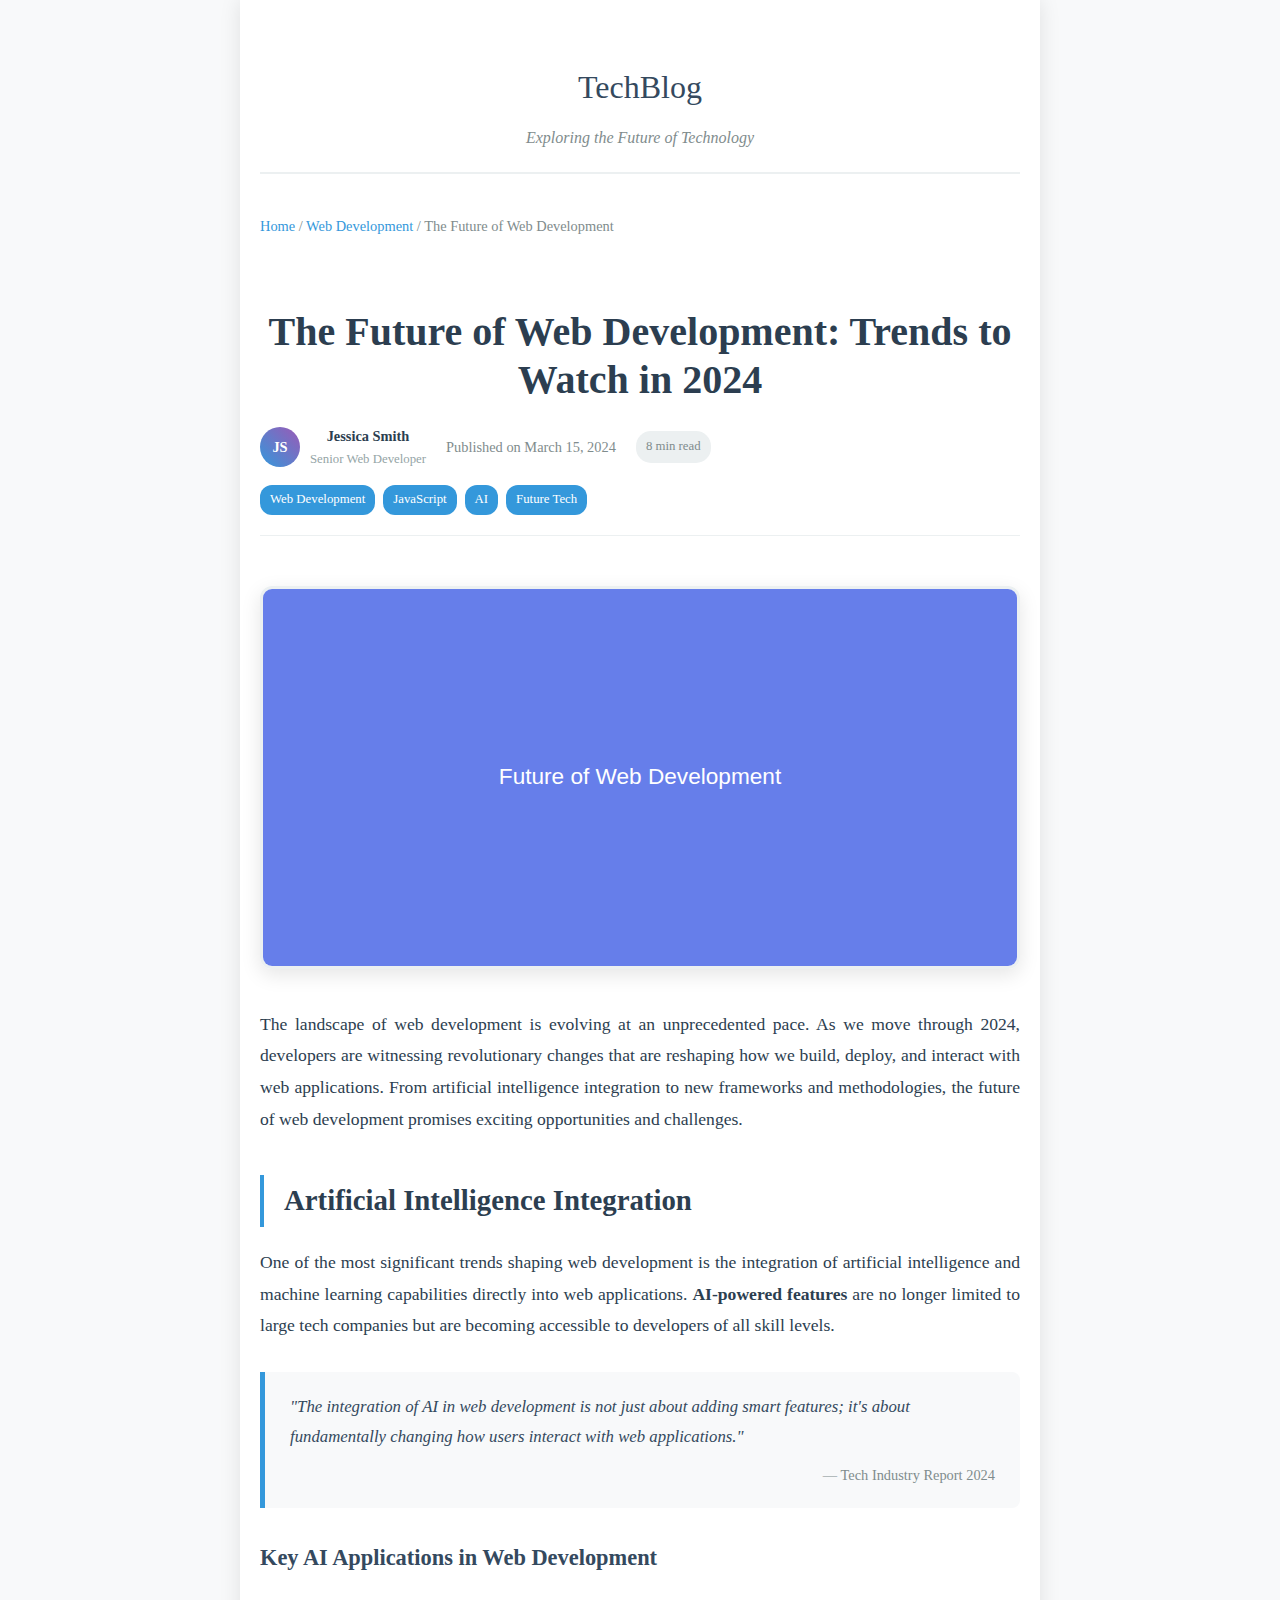
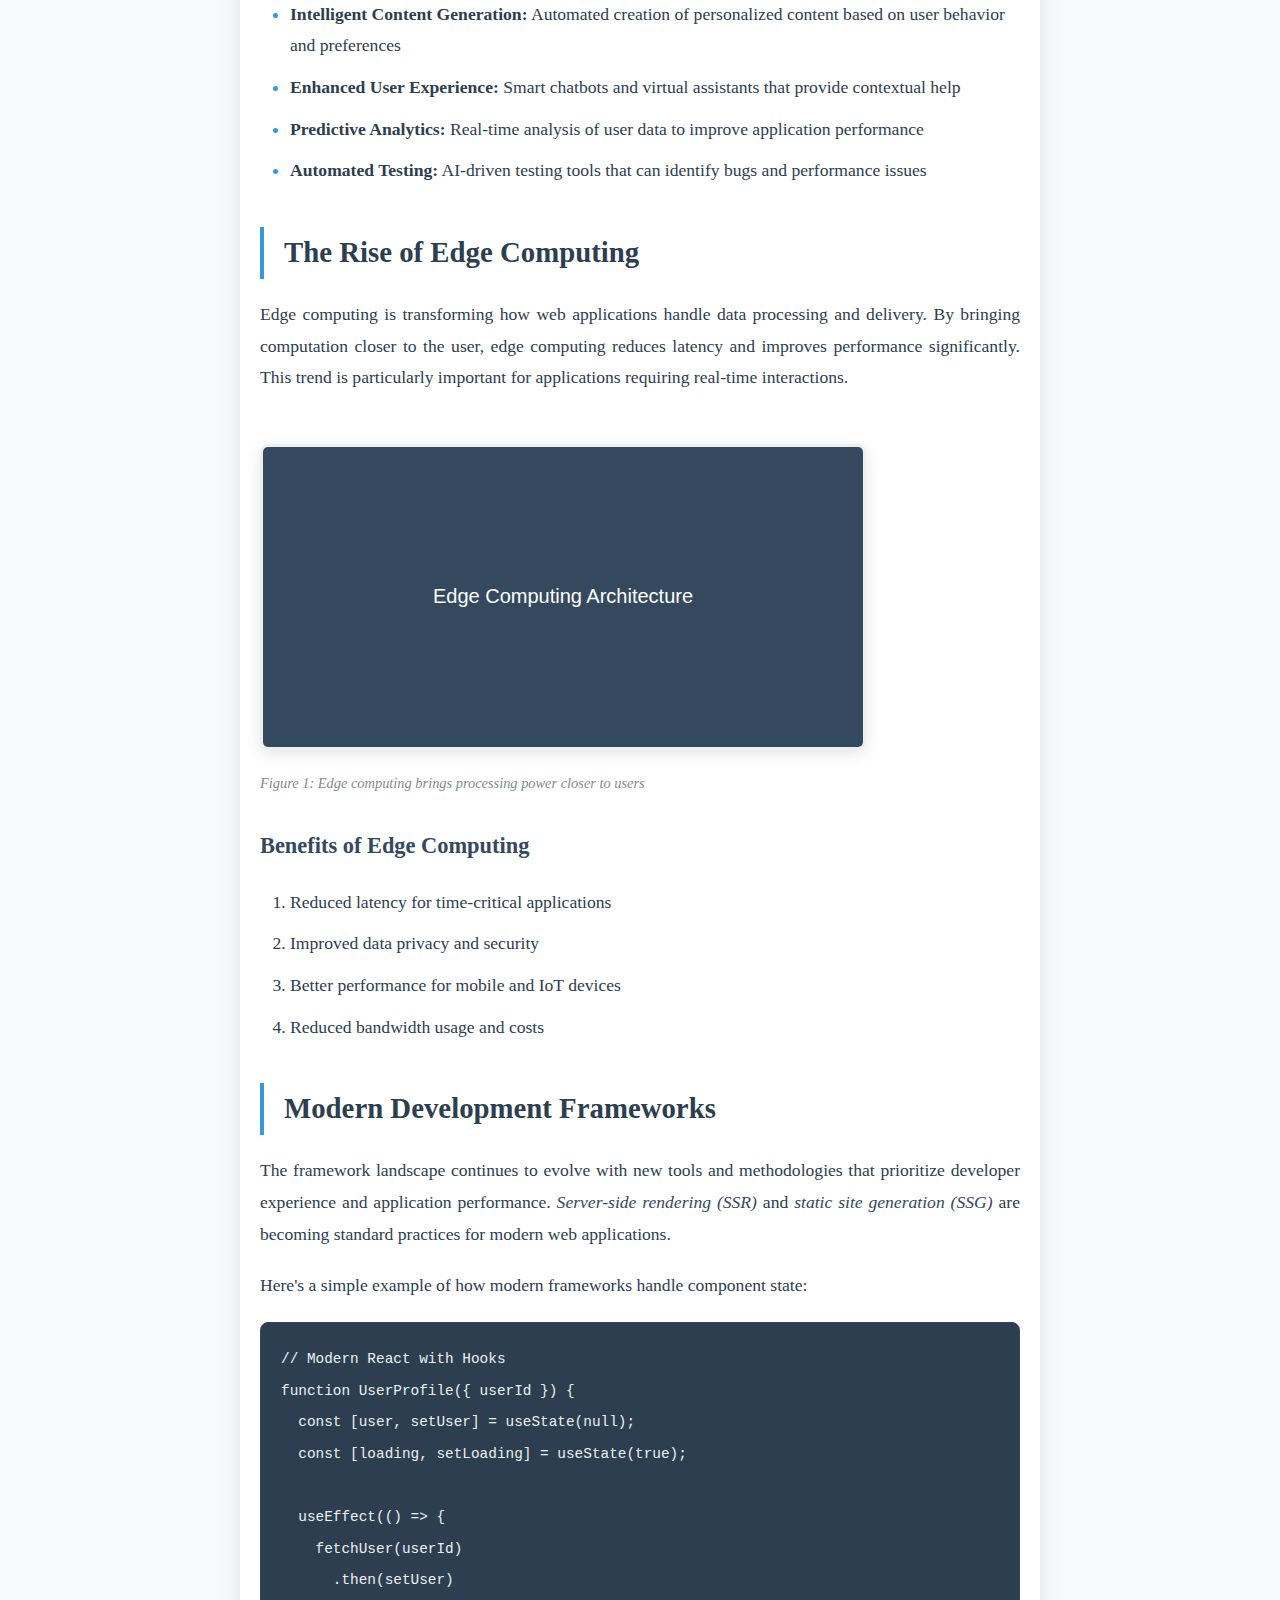
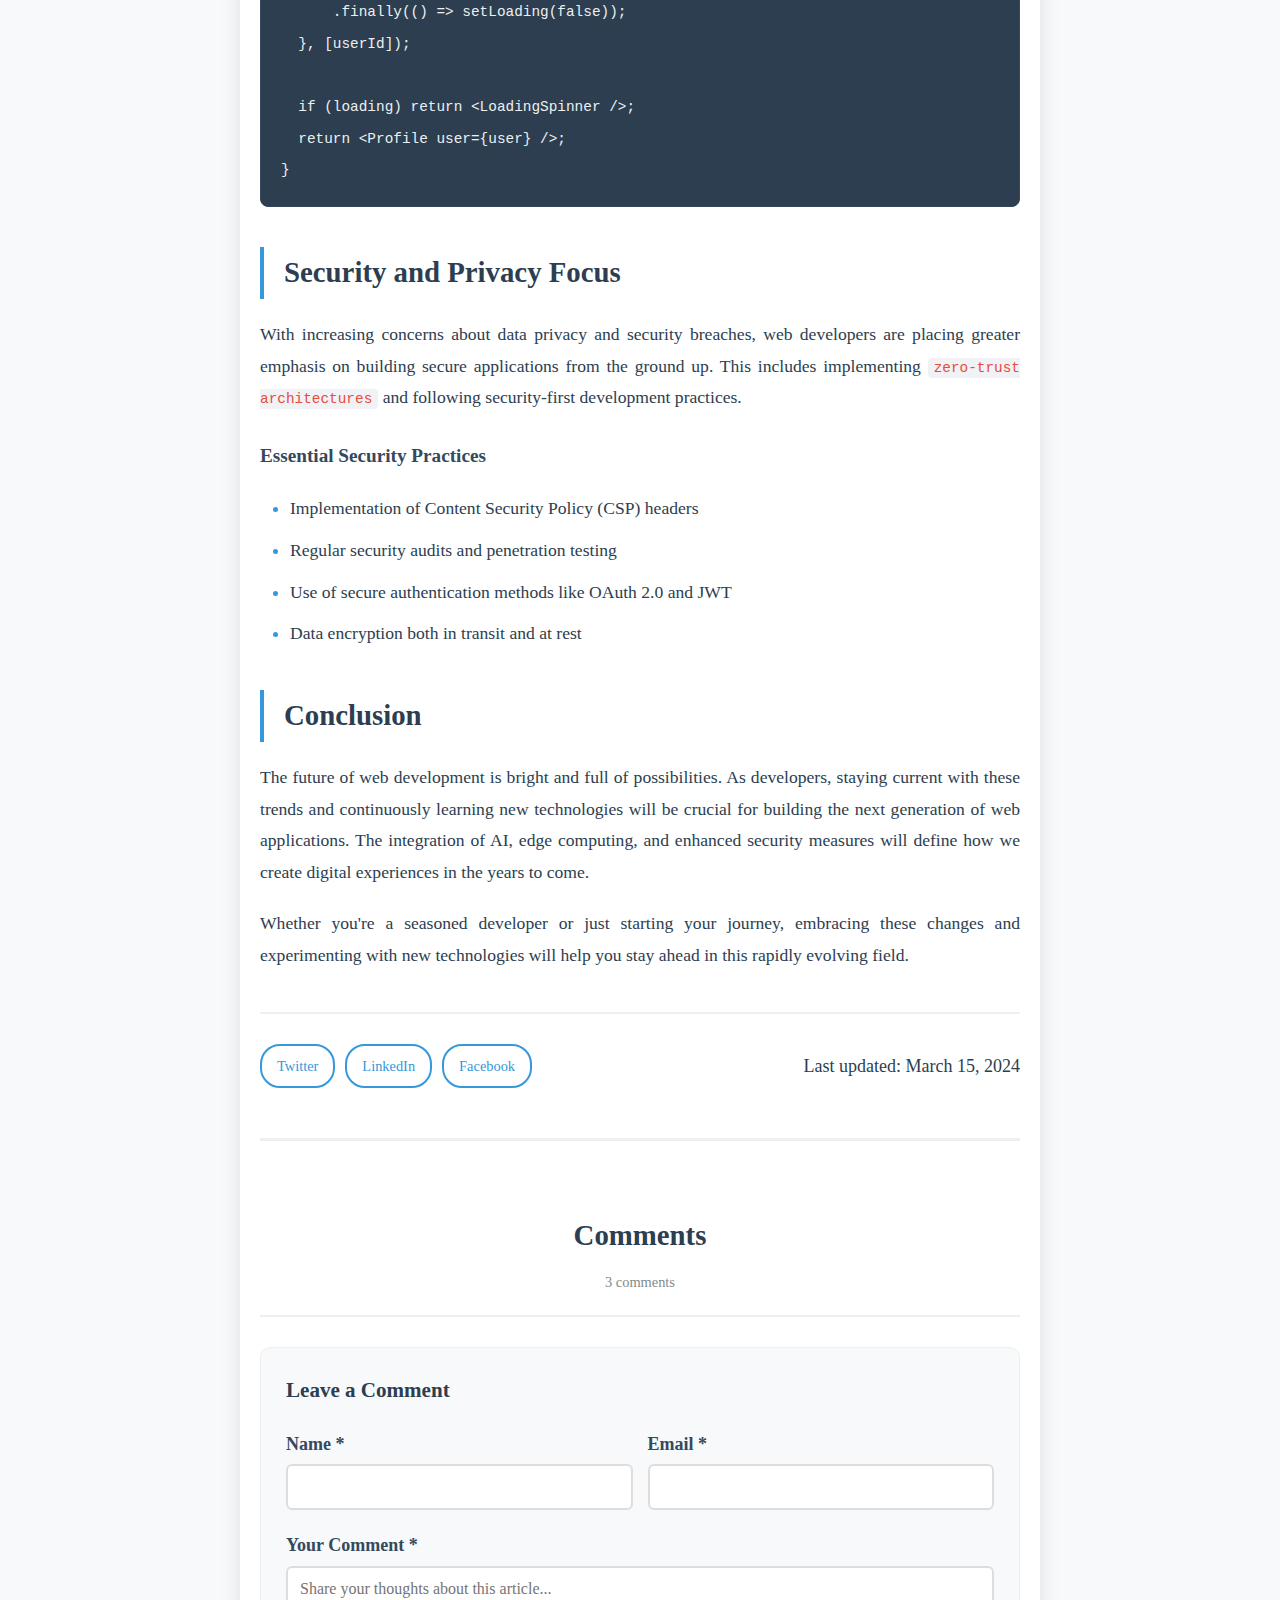
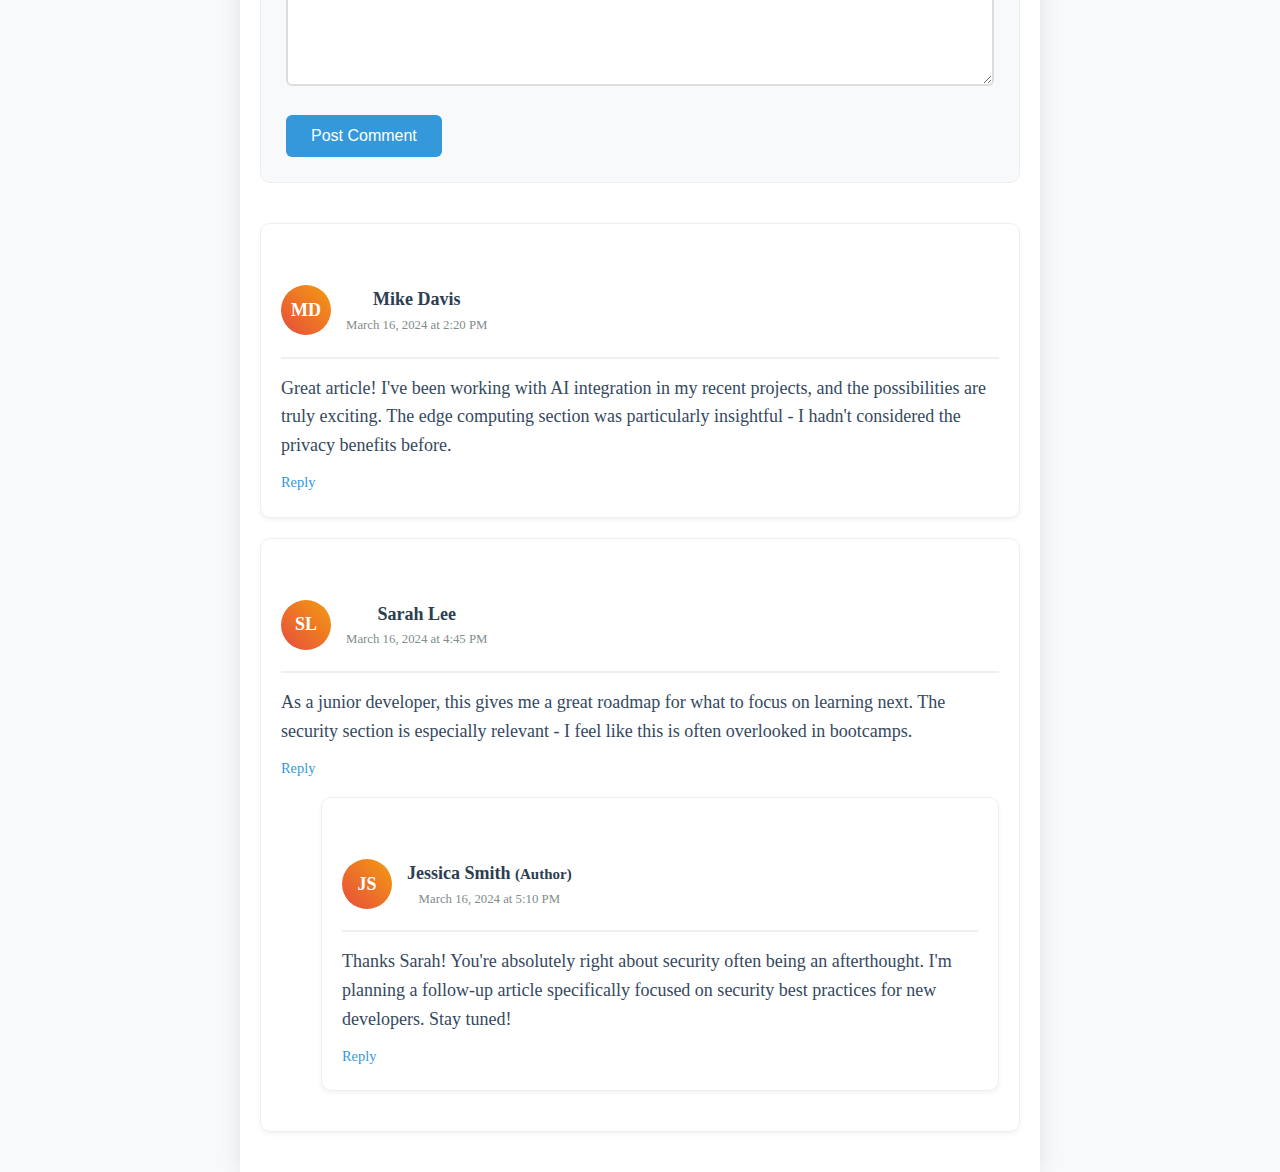
<file: Project 3/blog.html>
<!DOCTYPE html>
<html lang="en">
<head>
    <meta charset="UTF-8">
    <meta name="viewport" content="width=device-width, initial-scale=1.0">
    <title>The Future of Web Development: Trends to Watch in 2024 - TechBlog</title>
    <style>
        /* Reset and base styles */
        * {
            margin: 0;
            padding: 0;
            box-sizing: border-box;
        }

        body {
            font-family: 'Georgia', 'Times New Roman', serif;
            line-height: 1.7;
            color: #2c3e50;
            background-color: #f8f9fa;
            font-size: 18px;
        }

        /* Container and layout */
        .container {
            max-width: 800px;
            margin: 0 auto;
            padding: 20px;
            background-color: white;
            box-shadow: 0 0 20px rgba(0,0,0,0.1);
            min-height: 100vh;
        }

        /* Header styles */
        header {
            text-align: center;
            padding: 40px 0 20px 0;
            border-bottom: 2px solid #ecf0f1;
            margin-bottom: 40px;
        }

        .site-title {
            font-size: 2rem;
            color: #34495e;
            margin-bottom: 10px;
            font-weight: normal;
        }

        .site-subtitle {
            color: #7f8c8d;
            font-size: 1rem;
            font-style: italic;
        }

        /* Navigation breadcrumbs */
        nav {
            margin-bottom: 30px;
        }

        .breadcrumb {
            font-size: 0.9rem;
            color: #7f8c8d;
        }

        .breadcrumb a {
            color: #3498db;
            text-decoration: none;
        }

        .breadcrumb a:hover {
            text-decoration: underline;
        }

        /* Main article styles */
        main {
            margin-bottom: 50px;
        }

        article {
            margin-bottom: 40px;
        }

        /* Article header */
        .article-header {
            margin-bottom: 30px;
            padding-bottom: 20px;
            border-bottom: 1px solid #ecf0f1;
        }

        .article-title {
            font-size: 2.5rem;
            line-height: 1.2;
            color: #2c3e50;
            margin-bottom: 20px;
            font-weight: bold;
        }

        .article-meta {
            display: flex;
            flex-wrap: wrap;
            gap: 20px;
            align-items: center;
            font-size: 0.9rem;
            color: #7f8c8d;
            margin-bottom: 15px;
        }

        .author-info {
            display: flex;
            align-items: center;
            gap: 10px;
        }

        .author-avatar {
            width: 40px;
            height: 40px;
            border-radius: 50%;
            background: linear-gradient(45deg, #3498db, #9b59b6);
            display: flex;
            align-items: center;
            justify-content: center;
            color: white;
            font-weight: bold;
            font-size: 0.9rem;
        }

        .author-details {
            display: flex;
            flex-direction: column;
        }

        .author-name {
            font-weight: bold;
            color: #2c3e50;
        }

        .author-title {
            font-size: 0.8rem;
            color: #95a5a6;
        }

        .article-date {
            font-weight: normal;
        }

        .reading-time {
            background-color: #ecf0f1;
            padding: 5px 10px;
            border-radius: 15px;
            font-size: 0.8rem;
        }

        .article-tags {
            display: flex;
            flex-wrap: wrap;
            gap: 8px;
        }

        .tag {
            background-color: #3498db;
            color: white;
            padding: 4px 10px;
            border-radius: 12px;
            font-size: 0.8rem;
            text-decoration: none;
            transition: background-color 0.3s ease;
        }

        .tag:hover {
            background-color: #2980b9;
        }

        /* Article content styles */
        .article-content {
            font-size: 1.1rem;
            line-height: 1.8;
        }

        .article-content h2 {
            font-size: 1.8rem;
            color: #2c3e50;
            margin: 40px 0 20px 0;
            border-left: 4px solid #3498db;
            padding-left: 20px;
        }

        .article-content h3 {
            font-size: 1.4rem;
            color: #34495e;
            margin: 30px 0 15px 0;
        }

        .article-content h4 {
            font-size: 1.2rem;
            color: #34495e;
            margin: 25px 0 10px 0;
        }

        .article-content p {
            margin-bottom: 20px;
            text-align: justify;
        }

        .article-content strong {
            color: #2c3e50;
            font-weight: bold;
        }

        .article-content em {
            font-style: italic;
            color: #34495e;
        }

        /* Lists */
        .article-content ul,
        .article-content ol {
            margin: 20px 0;
            padding-left: 30px;
        }

        .article-content li {
            margin-bottom: 10px;
        }

        .article-content ul li::marker {
            color: #3498db;
        }

        /* Images */
        .article-content img {
            max-width: 100%;
            height: auto;
            border: 3px solid #ecf0f1;
            border-radius: 8px;
            margin: 30px 0;
            box-shadow: 0 4px 15px rgba(0,0,0,0.1);
            transition: transform 0.3s ease;
        }

        .article-content img:hover {
            transform: scale(1.02);
        }

        .image-caption {
            font-size: 0.9rem;
            color: #7f8c8d;
            text-align: center;
            font-style: italic;
            margin-top: -20px;
            margin-bottom: 30px;
        }

        /* Featured image */
        .featured-image {
            width: 100%;
            max-height: 400px;
            object-fit: cover;
            border: 3px solid #ecf0f1;
            border-radius: 12px;
            margin: 20px 0 30px 0;
            box-shadow: 0 6px 20px rgba(0,0,0,0.1);
        }

        /* Blockquotes */
        .article-content blockquote {
            background-color: #f8f9fa;
            border-left: 5px solid #3498db;
            padding: 20px 25px;
            margin: 30px 0;
            font-style: italic;
            font-size: 1.05rem;
            color: #34495e;
            border-radius: 0 8px 8px 0;
        }

        .article-content blockquote cite {
            display: block;
            text-align: right;
            margin-top: 10px;
            font-size: 0.9rem;
            color: #7f8c8d;
            font-style: normal;
        }

        /* Code blocks */
        .article-content code {
            background-color: #f1f2f6;
            padding: 2px 6px;
            border-radius: 4px;
            font-family: 'Courier New', monospace;
            font-size: 0.9rem;
            color: #e74c3c;
        }

        .article-content pre {
            background-color: #2c3e50;
            color: #ecf0f1;
            padding: 20px;
            border-radius: 8px;
            overflow-x: auto;
            margin: 20px 0;
            border: 1px solid #34495e;
        }

        .article-content pre code {
            background: none;
            padding: 0;
            color: #ecf0f1;
        }

        /* Article footer */
        .article-footer {
            margin-top: 40px;
            padding-top: 30px;
            border-top: 2px solid #ecf0f1;
            display: flex;
            justify-content: space-between;
            align-items: center;
            flex-wrap: wrap;
            gap: 20px;
        }

        .share-buttons {
            display: flex;
            gap: 10px;
        }

        .share-btn {
            padding: 8px 15px;
            border: 2px solid #3498db;
            color: #3498db;
            text-decoration: none;
            border-radius: 20px;
            font-size: 0.9rem;
            transition: all 0.3s ease;
        }

        .share-btn:hover {
            background-color: #3498db;
            color: white;
        }

        /* Comments section */
        .comments-section {
            margin-top: 50px;
            padding-top: 30px;
            border-top: 3px solid #ecf0f1;
        }

        .comments-header {
            margin-bottom: 30px;
        }

        .comments-title {
            font-size: 1.8rem;
            color: #2c3e50;
            margin-bottom: 10px;
        }

        .comments-count {
            color: #7f8c8d;
            font-size: 0.9rem;
        }

        /* Comment form */
        .comment-form {
            background-color: #f8f9fa;
            padding: 25px;
            border-radius: 10px;
            margin-bottom: 40px;
            border: 1px solid #ecf0f1;
        }

        .comment-form h3 {
            margin-bottom: 20px;
            color: #2c3e50;
        }

        .form-group {
            margin-bottom: 20px;
        }

        .form-row {
            display: flex;
            gap: 15px;
        }

        .form-row .form-group {
            flex: 1;
        }

        label {
            display: block;
            margin-bottom: 5px;
            font-weight: bold;
            color: #34495e;
        }

        input[type="text"],
        input[type="email"],
        textarea {
            width: 100%;
            padding: 12px;
            border: 2px solid #ddd;
            border-radius: 6px;
            font-size: 1rem;
            font-family: inherit;
            transition: border-color 0.3s ease;
        }

        input[type="text"]:focus,
        input[type="email"]:focus,
        textarea:focus {
            outline: none;
            border-color: #3498db;
        }

        textarea {
            resize: vertical;
            min-height: 120px;
        }

        .submit-btn {
            background-color: #3498db;
            color: white;
            padding: 12px 25px;
            border: none;
            border-radius: 6px;
            font-size: 1rem;
            cursor: pointer;
            transition: background-color 0.3s ease;
        }

        .submit-btn:hover {
            background-color: #2980b9;
        }

        /* Individual comments */
        .comments-list {
            margin-top: 30px;
        }

        .comment {
            background-color: white;
            padding: 20px;
            margin-bottom: 20px;
            border-radius: 10px;
            border: 1px solid #ecf0f1;
            box-shadow: 0 2px 5px rgba(0,0,0,0.05);
        }

        .comment-header {
            display: flex;
            align-items: center;
            gap: 15px;
            margin-bottom: 15px;
        }

        .comment-avatar {
            width: 50px;
            height: 50px;
            border-radius: 50%;
            background: linear-gradient(45deg, #e74c3c, #f39c12);
            display: flex;
            align-items: center;
            justify-content: center;
            color: white;
            font-weight: bold;
        }

        .comment-meta {
            display: flex;
            flex-direction: column;
        }

        .comment-author {
            font-weight: bold;
            color: #2c3e50;
        }

        .comment-date {
            font-size: 0.8rem;
            color: #7f8c8d;
        }

        .comment-content {
            color: #34495e;
            line-height: 1.6;
        }

        .comment-reply {
            margin-left: 40px;
            margin-top: 15px;
        }

        .reply-btn {
            color: #3498db;
            text-decoration: none;
            font-size: 0.9rem;
            margin-top: 10px;
            display: inline-block;
        }

        .reply-btn:hover {
            text-decoration: underline;
        }

        /* Responsive design */
        @media (max-width: 768px) {
            .container {
                margin: 0;
                padding: 15px;
                box-shadow: none;
            }

            .article-title {
                font-size: 2rem;
            }

            .article-meta {
                flex-direction: column;
                align-items: flex-start;
                gap: 15px;
            }

            .article-footer {
                flex-direction: column;
                align-items: flex-start;
            }

            .form-row {
                flex-direction: column;
            }

            .comment-header {
                flex-direction: column;
                align-items: flex-start;
            }
        }
    </style>
</head>
<body>
    <div class="container">
        <header>
            <h1 class="site-title">TechBlog</h1>
            <p class="site-subtitle">Exploring the Future of Technology</p>
        </header>

        <nav aria-label="Breadcrumb">
            <div class="breadcrumb">
                <a href="#">Home</a> / <a href="#">Web Development</a> / <span>The Future of Web Development</span>
            </div>
        </nav>

        <main>
            <article>
                <header class="article-header">
                    <h1 class="article-title">The Future of Web Development: Trends to Watch in 2024</h1>
                    
                    <div class="article-meta">
                        <div class="author-info">
                            <div class="author-avatar" aria-label="Author avatar">JS</div>
                            <div class="author-details">
                                <span class="author-name">Jessica Smith</span>
                                <span class="author-title">Senior Web Developer</span>
                            </div>
                        </div>
                        
                        <time datetime="2024-03-15T10:30:00Z" class="article-date">
                            Published on March 15, 2024
                        </time>
                        
                        <span class="reading-time" aria-label="Estimated reading time">8 min read</span>
                    </div>

                    <div class="article-tags">
                        <a href="#" class="tag">Web Development</a>
                        <a href="#" class="tag">JavaScript</a>
                        <a href="#" class="tag">AI</a>
                        <a href="#" class="tag">Future Tech</a>
                    </div>
                </header>

                <img src="data:image/svg+xml,%3Csvg xmlns='http://www.w3.org/2000/svg' width='800' height='400' viewBox='0 0 800 400'%3E%3Crect width='800' height='400' fill='%23667eea'/%3E%3Ctext x='400' y='200' text-anchor='middle' dy='.3em' fill='white' font-size='24' font-family='Arial'%3EFuture of Web Development%3C/text%3E%3C/svg%3E" 
                     alt="Future of Web Development - Abstract representation of modern web technologies"
                     class="featured-image">

                <div class="article-content">
                    <p>
                        The landscape of web development is evolving at an unprecedented pace. As we move through 2024, 
                        developers are witnessing revolutionary changes that are reshaping how we build, deploy, and 
                        interact with web applications. From artificial intelligence integration to new frameworks 
                        and methodologies, the future of web development promises exciting opportunities and challenges.
                    </p>

                    <h2>Artificial Intelligence Integration</h2>
                    <p>
                        One of the most significant trends shaping web development is the integration of artificial 
                        intelligence and machine learning capabilities directly into web applications. <strong>AI-powered 
                        features</strong> are no longer limited to large tech companies but are becoming accessible 
                        to developers of all skill levels.
                    </p>

                    <blockquote>
                        "The integration of AI in web development is not just about adding smart features; it's about 
                        fundamentally changing how users interact with web applications."
                        <cite>— Tech Industry Report 2024</cite>
                    </blockquote>

                    <h3>Key AI Applications in Web Development</h3>
                    <ul>
                        <li><strong>Intelligent Content Generation:</strong> Automated creation of personalized content based on user behavior and preferences</li>
                        <li><strong>Enhanced User Experience:</strong> Smart chatbots and virtual assistants that provide contextual help</li>
                        <li><strong>Predictive Analytics:</strong> Real-time analysis of user data to improve application performance</li>
                        <li><strong>Automated Testing:</strong> AI-driven testing tools that can identify bugs and performance issues</li>
                    </ul>

                    <h2>The Rise of Edge Computing</h2>
                    <p>
                        Edge computing is transforming how web applications handle data processing and delivery. 
                        By bringing computation closer to the user, edge computing reduces latency and improves 
                        performance significantly. This trend is particularly important for applications requiring 
                        real-time interactions.
                    </p>

                    <img src="data:image/svg+xml,%3Csvg xmlns='http://www.w3.org/2000/svg' width='600' height='300' viewBox='0 0 600 300'%3E%3Crect width='600' height='300' fill='%2334495e'/%3E%3Ctext x='300' y='150' text-anchor='middle' dy='.3em' fill='white' font-size='20' font-family='Arial'%3EEdge Computing Architecture%3C/text%3E%3C/svg%3E" 
                     alt="Edge Computing Architecture Diagram">
                    <p class="image-caption">Figure 1: Edge computing brings processing power closer to users</p>

                    <h3>Benefits of Edge Computing</h3>
                    <ol>
                        <li>Reduced latency for time-critical applications</li>
                        <li>Improved data privacy and security</li>
                        <li>Better performance for mobile and IoT devices</li>
                        <li>Reduced bandwidth usage and costs</li>
                    </ol>

                    <h2>Modern Development Frameworks</h2>
                    <p>
                        The framework landscape continues to evolve with new tools and methodologies that prioritize 
                        developer experience and application performance. <em>Server-side rendering (SSR)</em> and 
                        <em>static site generation (SSG)</em> are becoming standard practices for modern web applications.
                    </p>

                    <p>
                        Here's a simple example of how modern frameworks handle component state:
                    </p>

                    <pre><code>// Modern React with Hooks
function UserProfile({ userId }) {
  const [user, setUser] = useState(null);
  const [loading, setLoading] = useState(true);
  
  useEffect(() => {
    fetchUser(userId)
      .then(setUser)
      .finally(() => setLoading(false));
  }, [userId]);
  
  if (loading) return &lt;LoadingSpinner /&gt;;
  return &lt;Profile user={user} /&gt;;
}</code></pre>

                    <h2>Security and Privacy Focus</h2>
                    <p>
                        With increasing concerns about data privacy and security breaches, web developers are 
                        placing greater emphasis on building secure applications from the ground up. This includes 
                        implementing <code>zero-trust architectures</code> and following security-first development practices.
                    </p>

                    <h4>Essential Security Practices</h4>
                    <ul>
                        <li>Implementation of Content Security Policy (CSP) headers</li>
                        <li>Regular security audits and penetration testing</li>
                        <li>Use of secure authentication methods like OAuth 2.0 and JWT</li>
                        <li>Data encryption both in transit and at rest</li>
                    </ul>

                    <h2>Conclusion</h2>
                    <p>
                        The future of web development is bright and full of possibilities. As developers, staying 
                        current with these trends and continuously learning new technologies will be crucial for 
                        building the next generation of web applications. The integration of AI, edge computing, 
                        and enhanced security measures will define how we create digital experiences in the years to come.
                    </p>

                    <p>
                        Whether you're a seasoned developer or just starting your journey, embracing these changes 
                        and experimenting with new technologies will help you stay ahead in this rapidly evolving field.
                    </p>
                </div>

                <footer class="article-footer">
                    <div class="share-buttons">
                        <a href="#" class="share-btn" aria-label="Share on Twitter">Twitter</a>
                        <a href="#" class="share-btn" aria-label="Share on LinkedIn">LinkedIn</a>
                        <a href="#" class="share-btn" aria-label="Share on Facebook">Facebook</a>
                    </div>
                    <div>
                        <time datetime="2024-03-15T10:30:00Z">Last updated: March 15, 2024</time>
                    </div>
                </footer>
            </article>
        </main>

        <section class="comments-section" aria-labelledby="comments-title">
            <header class="comments-header">
                <h2 id="comments-title" class="comments-title">Comments</h2>
                <p class="comments-count">3 comments</p>
            </header>

            <div class="comment-form">
                <h3>Leave a Comment</h3>
                <form action="#" method="post">
                    <div class="form-row">
                        <div class="form-group">
                            <label for="comment-name">Name *</label>
                            <input type="text" id="comment-name" name="name" required>
                        </div>
                        <div class="form-group">
                            <label for="comment-email">Email *</label>
                            <input type="email" id="comment-email" name="email" required>
                        </div>
                    </div>
                    
                    <div class="form-group">
                        <label for="comment-message">Your Comment *</label>
                        <textarea id="comment-message" name="message" 
                                placeholder="Share your thoughts about this article..." required></textarea>
                    </div>
                    
                    <button type="submit" class="submit-btn">Post Comment</button>
                </form>
            </div>

            <div class="comments-list">
                <article class="comment">
                    <header class="comment-header">
                        <div class="comment-avatar" aria-label="Commenter avatar">MD</div>
                        <div class="comment-meta">
                            <h4 class="comment-author">Mike Davis</h4>
                            <time datetime="2024-03-16T14:20:00Z" class="comment-date">
                                March 16, 2024 at 2:20 PM
                            </time>
                        </div>
                    </header>
                    <div class="comment-content">
                        <p>
                            Great article! I've been working with AI integration in my recent projects, 
                            and the possibilities are truly exciting. The edge computing section was 
                            particularly insightful - I hadn't considered the privacy benefits before.
                        </p>
                    </div>
                    <a href="#" class="reply-btn">Reply</a>
                </article>

                <article class="comment">
                    <header class="comment-header">
                        <div class="comment-avatar" aria-label="Commenter avatar">SL</div>
                        <div class="comment-meta">
                            <h4 class="comment-author">Sarah Lee</h4>
                            <time datetime="2024-03-16T16:45:00Z" class="comment-date">
                                March 16, 2024 at 4:45 PM
                            </time>
                        </div>
                    </header>
                    <div class="comment-content">
                        <p>
                            As a junior developer, this gives me a great roadmap for what to focus on 
                            learning next. The security section is especially relevant - I feel like 
                            this is often overlooked in bootcamps.
                        </p>
                    </div>
                    <a href="#" class="reply-btn">Reply</a>
                    
                    <article class="comment comment-reply">
                        <header class="comment-header">
                            <div class="comment-avatar" aria-label="Author avatar">JS</div>
                            <div class="comment-meta">
                                <h4 class="comment-author">Jessica Smith <small>(Author)</small></h4>
                                <time datetime="2024-03-16T17:10:00Z" class="comment-date">
                                    March 16, 2024 at 5:10 PM
                                </time>
                            </div>
                        </header>
                        <div class="comment-content">
                            <p>
                                Thanks Sarah! You're absolutely right about security often being an 
                                afterthought. I'm planning a follow-up article specifically focused on 
                                security best practices for new developers. Stay tuned!
                            </p>
                        </div>
                        <a href="#" class="reply-btn">Reply</a>
                    </article>
                </article>
            </div>
        </section>
    </div>
</body>
</html>
</file>
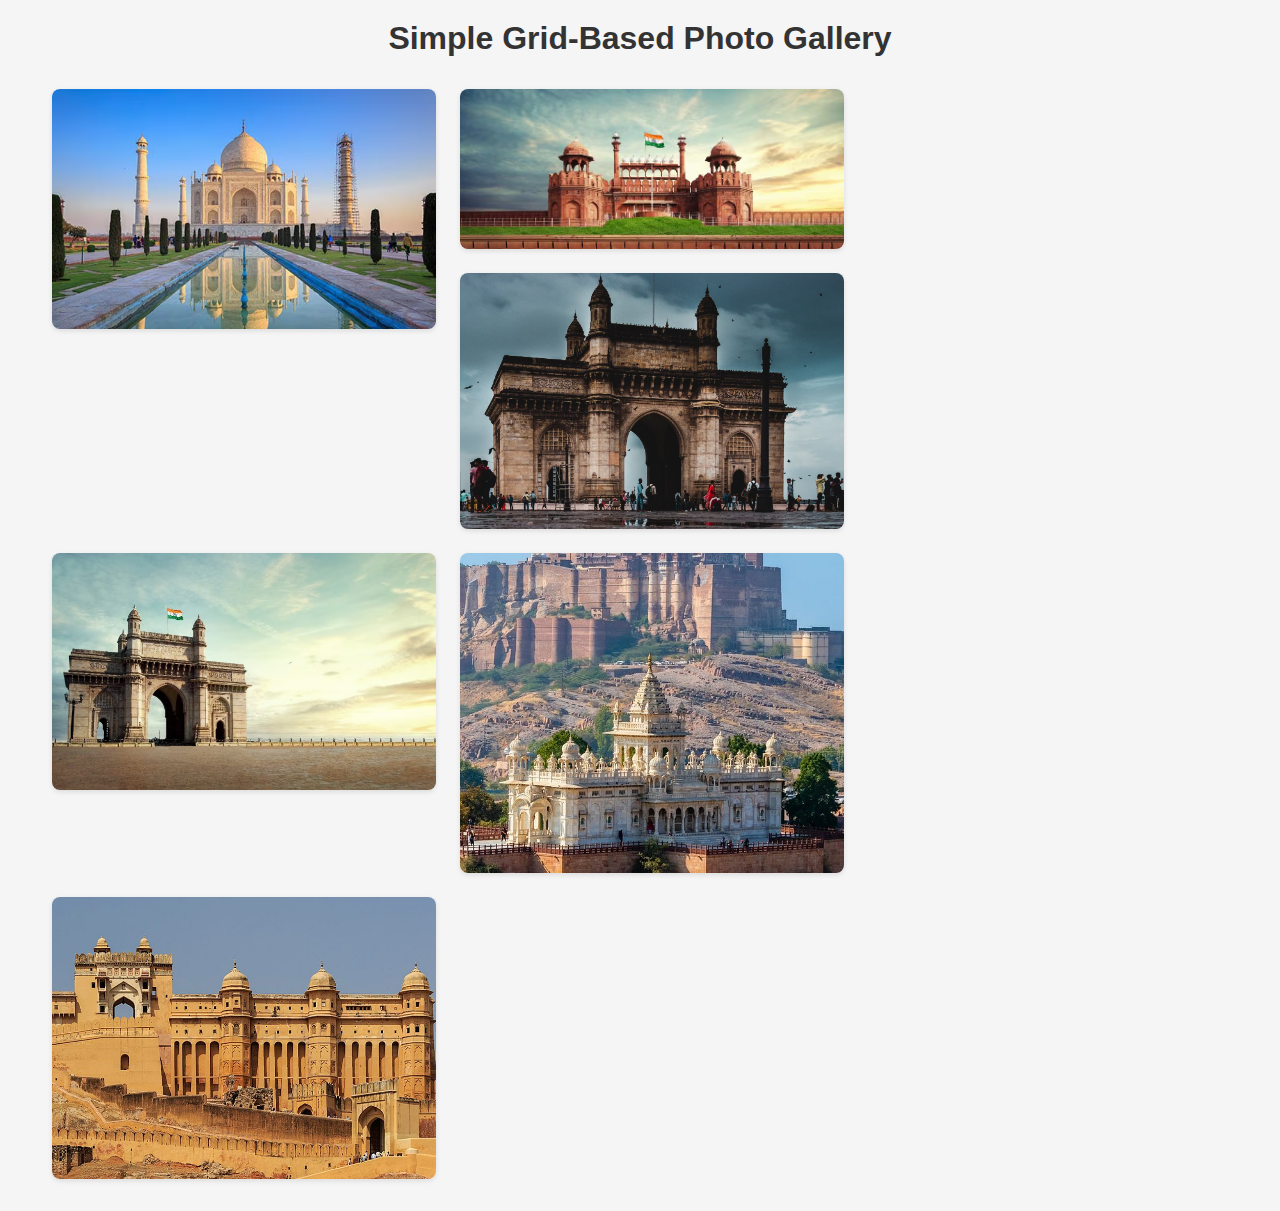
<file: Project 4/gallery.html>
<!DOCTYPE html>
<html lang="en">
<head>
    <meta charset="UTF-8" />
    <meta name="viewport" content="width=device-width, initial-scale=1.0"/>
    <title>Simple Photo Gallery</title>
    <link rel="stylesheet" href="styles.css" />
</head>
<body>

    <h1>Simple Grid-Based Photo Gallery</h1>

    <div class="gallery">
        <div class="gallery-item"><img src="i1.avif" alt="Image 1"></div>
        <div class="gallery-item"><img src="i2.avif" alt="Image 2"></div>
        <div class="gallery-item"><img src="i3.avif" alt="Image 3"></div>
        <div class="gallery-item"><img src="i4.avif" alt="Image 4"></div>
        <div class="gallery-item"><img src="i5.jpg" alt="Image 5"></div>
        <div class="gallery-item"><img src="i6.jpg" alt="Image 6"></div>
    </div>

</body>
</html>
</file>
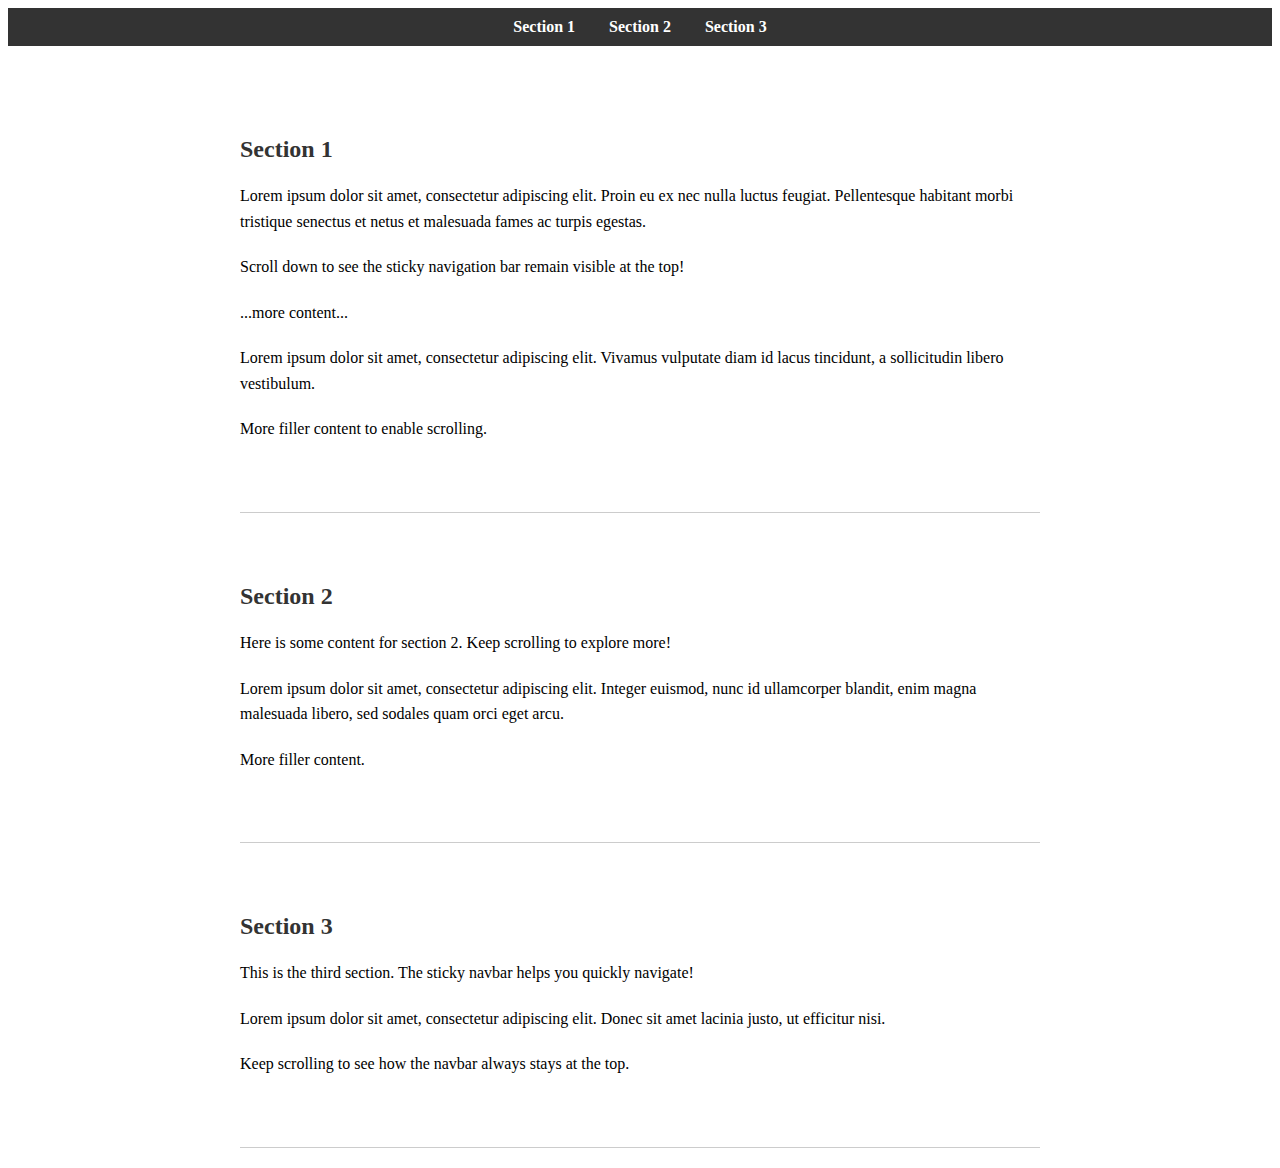
<file: Project 5/navbar.html>
<!DOCTYPE html>
<html lang="en">
<head>
    <meta charset="UTF-8" />
    <meta name="viewport" content="width=device-width, initial-scale=1.0"/>
    <title>Sticky Navigation Bar Example</title>
    <link rel="stylesheet" href="styles.css" />
</head>
<body>

    <nav class="navbar">
        <a href="#section1">Section 1</a>
        <a href="#section2">Section 2</a>
        <a href="#section3">Section 3</a>
    </nav>

    <div class="content">
        <section id="section1">
            <h2>Section 1</h2>
            <p>Lorem ipsum dolor sit amet, consectetur adipiscing elit. Proin eu ex nec nulla luctus feugiat. Pellentesque habitant morbi tristique senectus et netus et malesuada fames ac turpis egestas.</p>
            <p>Scroll down to see the sticky navigation bar remain visible at the top!</p>
            <p>...more content...</p>
            <p>Lorem ipsum dolor sit amet, consectetur adipiscing elit. Vivamus vulputate diam id lacus tincidunt, a sollicitudin libero vestibulum. </p>
            <p>More filler content to enable scrolling.</p>
        </section>

        <section id="section2">
            <h2>Section 2</h2>
            <p>Here is some content for section 2. Keep scrolling to explore more!</p>
            <p>Lorem ipsum dolor sit amet, consectetur adipiscing elit. Integer euismod, nunc id ullamcorper blandit, enim magna malesuada libero, sed sodales quam orci eget arcu.</p>
            <p>More filler content.</p>
        </section>

        <section id="section3">
            <h2>Section 3</h2>
            <p>This is the third section. The sticky navbar helps you quickly navigate!</p>
            <p>Lorem ipsum dolor sit amet, consectetur adipiscing elit. Donec sit amet lacinia justo, ut efficitur nisi.</p>
            <p>Keep scrolling to see how the navbar always stays at the top.</p>
        </section>
    </div>

</body>
</html>
</file>
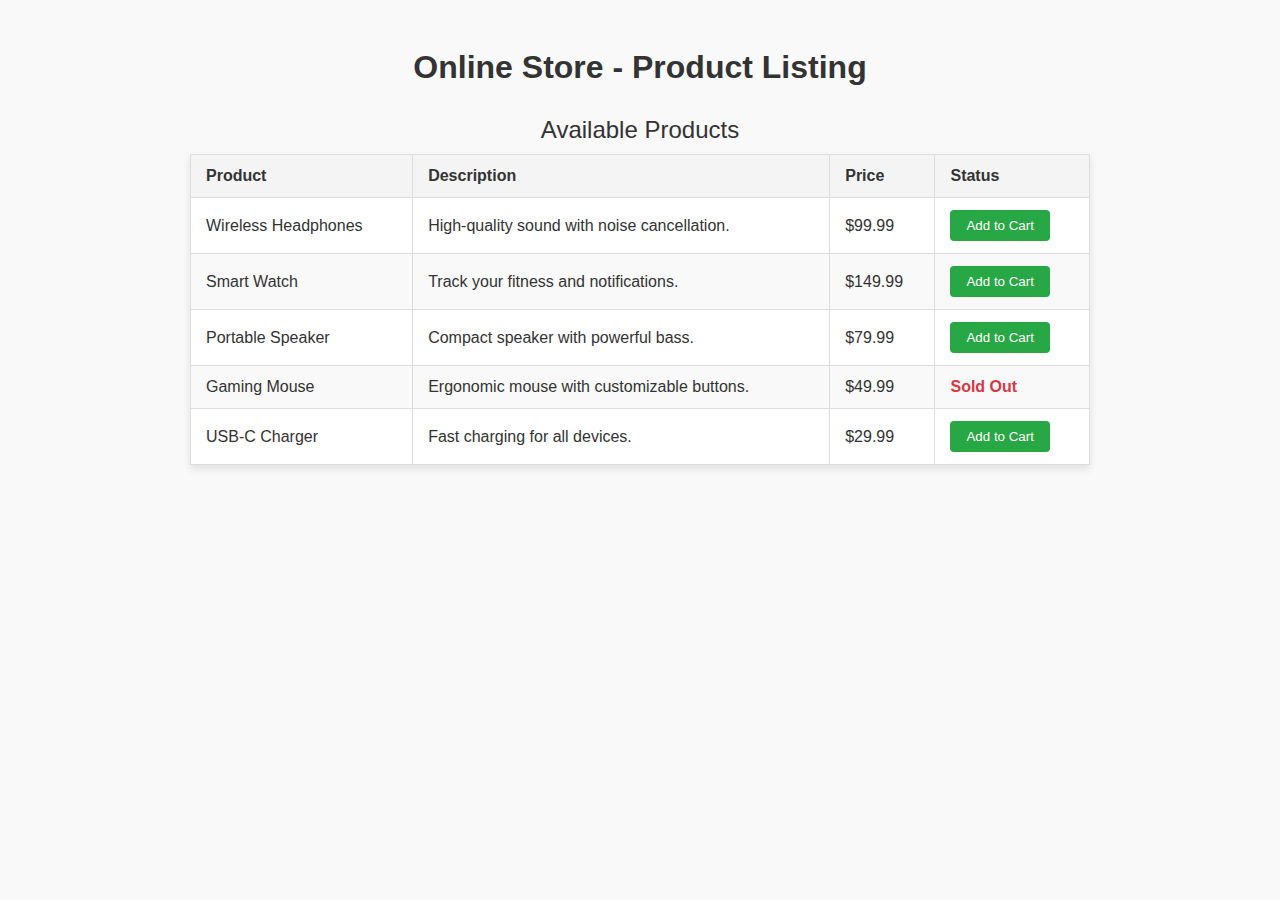
<file: Project 6/ecom.html>
<!DOCTYPE html>
<html lang="en">
<head>
    <meta charset="UTF-8" />
    <meta name="viewport" content="width=device-width, initial-scale=1.0"/>
    <title>Product Listing - Online Store</title>
    <link rel="stylesheet" href="styles.css" />
</head>
<body>

    <h1>Online Store - Product Listing</h1>

    <table class="product-table">
        <caption>Available Products</caption>
        <thead>
            <tr>
                <th>Product</th>
                <th>Description</th>
                <th>Price</th>
                <th>Status</th>
            </tr>
        </thead>
        <tbody>
            <tr>
                <td>Wireless Headphones</td>
                <td>High-quality sound with noise cancellation.</td>
                <td>$99.99</td>
                <td><button>Add to Cart</button></td>
            </tr>
            <tr>
                <td>Smart Watch</td>
                <td>Track your fitness and notifications.</td>
                <td>$149.99</td>
                <td><button>Add to Cart</button></td>
            </tr>
            <tr>
                <td>Portable Speaker</td>
                <td>Compact speaker with powerful bass.</td>
                <td>$79.99</td>
                <td><button>Add to Cart</button></td>
            </tr>
            <tr>
                <td>Gaming Mouse</td>
                <td>Ergonomic mouse with customizable buttons.</td>
                <td>$49.99</td>
                <td><span class="sold-out" aria-label="Sold out">Sold Out</span></td>
            </tr>
            <tr>
                <td>USB-C Charger</td>
                <td>Fast charging for all devices.</td>
                <td>$29.99</td>
                <td><button>Add to Cart</button></td>
            </tr>
        </tbody>
    </table>

</body>
</html>
</file>
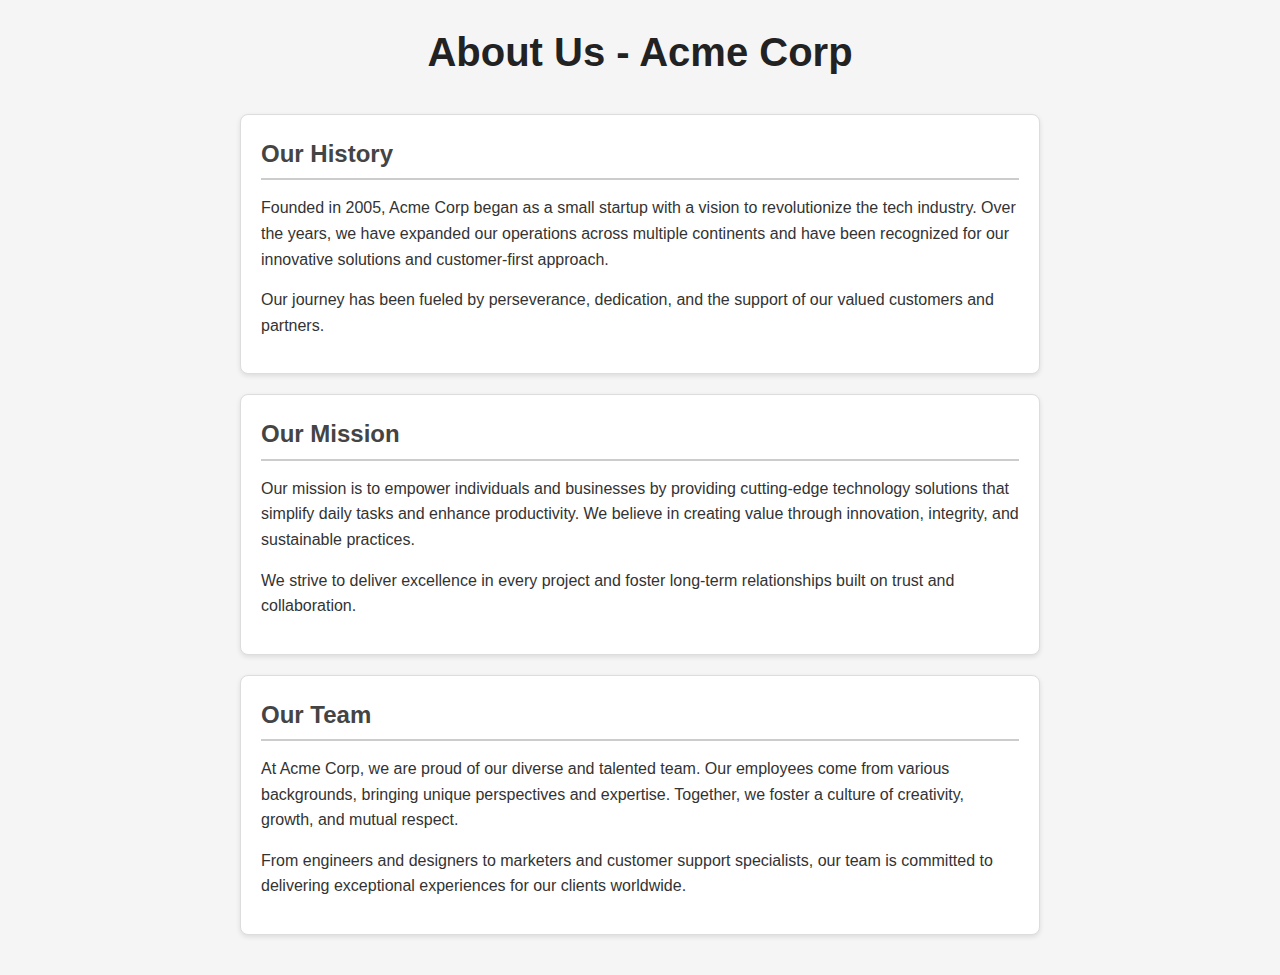
<file: Project 7/aboutPage.html>
<!DOCTYPE html>
<html lang="en">
<head>
    <meta charset="UTF-8" />
    <meta name="viewport" content="width=device-width, initial-scale=1.0"/>
    <title>About Us - Acme Corp</title>
    <link rel="stylesheet" href="styles.css" />
</head>
<body>

    <header>
        <h1>About Us - Acme Corp</h1>
    </header>

    <main>
        <section id="history">
            <h2>Our History</h2>
            <p>Founded in 2005, Acme Corp began as a small startup with a vision to revolutionize the tech industry. Over the years, we have expanded our operations across multiple continents and have been recognized for our innovative solutions and customer-first approach.</p>
            <p>Our journey has been fueled by perseverance, dedication, and the support of our valued customers and partners.</p>
        </section>

        <section id="mission">
            <h2>Our Mission</h2>
            <p>Our mission is to empower individuals and businesses by providing cutting-edge technology solutions that simplify daily tasks and enhance productivity. We believe in creating value through innovation, integrity, and sustainable practices.</p>
            <p>We strive to deliver excellence in every project and foster long-term relationships built on trust and collaboration.</p>
        </section>

        <section id="team">
            <h2>Our Team</h2>
            <p>At Acme Corp, we are proud of our diverse and talented team. Our employees come from various backgrounds, bringing unique perspectives and expertise. Together, we foster a culture of creativity, growth, and mutual respect.</p>
            <p>From engineers and designers to marketers and customer support specialists, our team is committed to delivering exceptional experiences for our clients worldwide.</p>
        </section>
    </main>

</body>
</html>
</file>
<file: Project 10/styles.css>
body {
    font-family: Arial, sans-serif;
    background-color: #f9f9f9;
    margin: 20px;
    color: #333;
}

header {
    text-align: center;
    margin-bottom: 30px;
}

.services-container {
    text-align: center;
}

/* Default for large screens: two columns */
.service-card {
    display: inline-block;
    width: 45%;
    margin: 2%;
    background-color: #fff;
    border: 1px solid #ddd;
    border-radius: 8px;
    padding: 20px;
    box-shadow: 0 2px 5px rgba(0,0,0,0.1);
    vertical-align: top;
    box-sizing: border-box;
}

.service-card h2 {
    margin-top: 0;
    color: #222;
}

.service-card p {
    line-height: 1.5;
}

/* Medium screens: single column with wider width */
@media screen and (max-width: 900px) {
    .service-card {
        width: 90%;
        margin: 10px auto;
    }
}

/* Small screens: stack vertically */
@media screen and (max-width: 600px) {
    .service-card {
        width: 100%;
        margin: 10px 0;
    }
}
</file>
<file: Project 8/styles.css>
body {
    font-family: Arial, sans-serif;
    background-color: #f9f9f9;
    color: #333;
    margin: 20px;
    line-height: 1.6;
}

header {
    text-align: center;
    margin-bottom: 40px;
}

header h1 {
    font-size: 2.5em;
    margin-bottom: 10px;
}

header p {
    color: #666;
}

main {
    max-width: 800px;
    margin: 0 auto;
}

article {
    background-color: #fff;
    border: 1px solid #ddd;
    padding: 20px;
    margin-bottom: 30px;
    border-radius: 8px;
    box-shadow: 0 2px 5px rgba(0,0,0,0.1);
}

article h2 {
    margin-top: 0;
    color: #222;
}

.meta {
    font-size: 0.9em;
    color: #777;
    margin-bottom: 15px;
}

.meta span, .meta time {
    margin-right: 10px;
}

article p {
    margin-bottom: 15px;
}

article a {
    color: #007bff;
    text-decoration: none;
    font-weight: bold;
}

article a:hover {
    text-decoration: underline;
}
</file>
<file: Project 9/styles.css>
body {
    font-family: Arial, sans-serif;
    background-color: #f8f9fa;
    padding: 20px;
    color: #333;
}

h1 {
    text-align: center;
    margin-bottom: 30px;
}

.faq-list {
    list-style: none;
    max-width: 800px;
    margin: 0 auto;
    padding: 0;
}

.faq-list li {
    background-color: #fff;
    border: 1px solid #ddd;
    border-radius: 6px;
    margin-bottom: 15px;
    padding: 15px 20px;
    box-shadow: 0 2px 5px rgba(0,0,0,0.1);
}

.question {
    font-weight: bold;
    color: #222;
    cursor: pointer;
    position: relative;
    padding-left: 20px;
}

.question::before {
    content: "❓";
    position: absolute;
    left: 0;
    top: 0;
    font-size: 1.2em;
}

.answer {
    margin-top: 10px;
    color: #555;
    line-height: 1.5;
    padding-left: 20px;
}
</file>
<file: QuizApp/styles.css>
body {
    font-family: Arial, sans-serif;
    background-color: #f4f4f4;
    display: flex;
    justify-content: center;
    align-items: center;
    min-height: 100vh;
    margin: 0;
}

.quiz-container {
    background-color: #fff;
    border: 1px solid #ddd;
    border-radius: 8px;
    padding: 20px 30px;
    max-width: 400px;
    width: 90%;
    text-align: center;
    box-shadow: 0 4px 8px rgba(0,0,0,0.1);
}

h1 {
    margin-bottom: 20px;
}

#options-container button {
    width: 100%;
    padding: 10px;
    margin: 8px 0;
    font-size: 16px;
    cursor: pointer;
    border-radius: 4px;
    border: 1px solid #ccc;
    background-color: #f8f8f8;
    transition: background-color 0.3s ease;
}

#options-container button:hover {
    background-color: #e0e0e0;
}

#next-btn {
    margin-top: 20px;
    padding: 10px 20px;
    font-size: 16px;
    cursor: pointer;
    border-radius: 4px;
    border: none;
    background-color: #28a745;
    color: #fff;
}

#next-btn:hover {
    background-color: #218838;
}

#score-container h2 {
    margin-bottom: 10px;
}

#score-container button {
    padding: 10px 20px;
    font-size: 16px;
    border-radius: 4px;
    border: none;
    background-color: #007bff;
    color: #fff;
    cursor: pointer;
}

#score-container button:hover {
    background-color: #0069d9;
}
</file>
<file: Project 5/styles.css>
/* Smooth scrolling */
html {
    scroll-behavior: smooth;
}

/* Navbar styling */
.navbar {
    position: sticky;
    top: 0;
    background-color: #333;
    padding: 10px 20px;
    text-align: center;
    z-index: 1000;
}

.navbar a {
    color: white;
    text-decoration: none;
    margin: 0 15px;
    font-weight: bold;
    font-size: 16px;
}

.navbar a:hover {
    text-decoration: underline;
}

/* Content styling */
.content {
    max-width: 800px;
    margin: 20px auto;
    padding: 0 20px;
}

section {
    padding: 50px 0;
    border-bottom: 1px solid #ccc;
}

section h2 {
    margin-bottom: 20px;
    color: #333;
}

section p {
    margin-bottom: 20px;
    line-height: 1.6;
}
</file>
<file: Project 6/styles.css>
body {
    font-family: Arial, sans-serif;
    background-color: #f9f9f9;
    padding: 20px;
    color: #333;
}

h1 {
    text-align: center;
    margin-bottom: 30px;
}

.product-table {
    width: 100%;
    max-width: 900px;
    margin: 0 auto;
    border-collapse: collapse;
    box-shadow: 0 4px 8px rgba(0,0,0,0.1);
    background-color: #fff;
}

.product-table caption {
    font-size: 1.5em;
    margin-bottom: 10px;
}

.product-table th, .product-table td {
    border: 1px solid #ddd;
    padding: 12px 15px;
    text-align: left;
}

.product-table th {
    background-color: #f4f4f4;
}

.product-table tr:nth-child(even) {
    background-color: #f9f9f9;
}

.product-table button {
    padding: 8px 16px;
    background-color: #28a745;
    border: none;
    color: white;
    cursor: pointer;
    border-radius: 4px;
    transition: background-color 0.3s ease;
}

.product-table button:hover {
    background-color: #218838;
}

.sold-out {
    color: #dc3545;
    font-weight: bold;
}
</file>
<file: Project 4/styles.css>
/* Basic Reset */
* {
    box-sizing: border-box;
    margin: 0;
    padding: 0;
}

body {
    font-family: Arial, sans-serif;
    background-color: #f5f5f5;
    text-align: center;
    padding: 20px;
}

h1 {
    margin-bottom: 20px;
    color: #333;
}

.gallery {
    width: 100%;
    max-width: 1200px;
    margin: 0 auto;
    overflow: hidden; /* Clear floats */
}

.gallery-item {
    width: 32%;
    margin: 1%;
    float: left;
    background-color: #fff;
    border-radius: 8px;
    overflow: hidden;
    box-shadow: 0 2px 5px rgba(0,0,0,0.1);
}

.gallery-item img {
    width: 100%;
    height: auto;
    display: block;
    object-fit: cover;
    transition: transform 0.3s ease;
}

.gallery-item:hover img {
    transform: scale(1.05);
}

/* Medium screens - two columns */
@media screen and (max-width: 900px) {
    .gallery-item {
        width: 48%;
        margin: 1%;
    }
}

/* Small screens - one column */
@media screen and (max-width: 600px) {
    .gallery-item {
        width: 98%;
        margin: 1%;
    }
}
</file>
<file: Project 7/styles.css>
/* Basic Reset */
* {
    box-sizing: border-box;
    margin: 0;
    padding: 0;
}

body {
    font-family: Arial, sans-serif;
    line-height: 1.6;
    background-color: #f5f5f5;
    color: #333;
    padding: 20px;
}

header {
    text-align: center;
    margin-bottom: 30px;
}

header h1 {
    font-size: 2.5em;
    color: #222;
}

main {
    max-width: 800px;
    margin: 0 auto;
}

section {
    background-color: #fff;
    border: 1px solid #ddd;
    padding: 20px;
    margin-bottom: 20px;
    border-radius: 8px;
    box-shadow: 0 2px 5px rgba(0,0,0,0.1);
}

section h2 {
    margin-bottom: 15px;
    color: #444;
    border-bottom: 2px solid #ccc;
    padding-bottom: 5px;
}

section p {
    margin-bottom: 15px;
}
</file>
